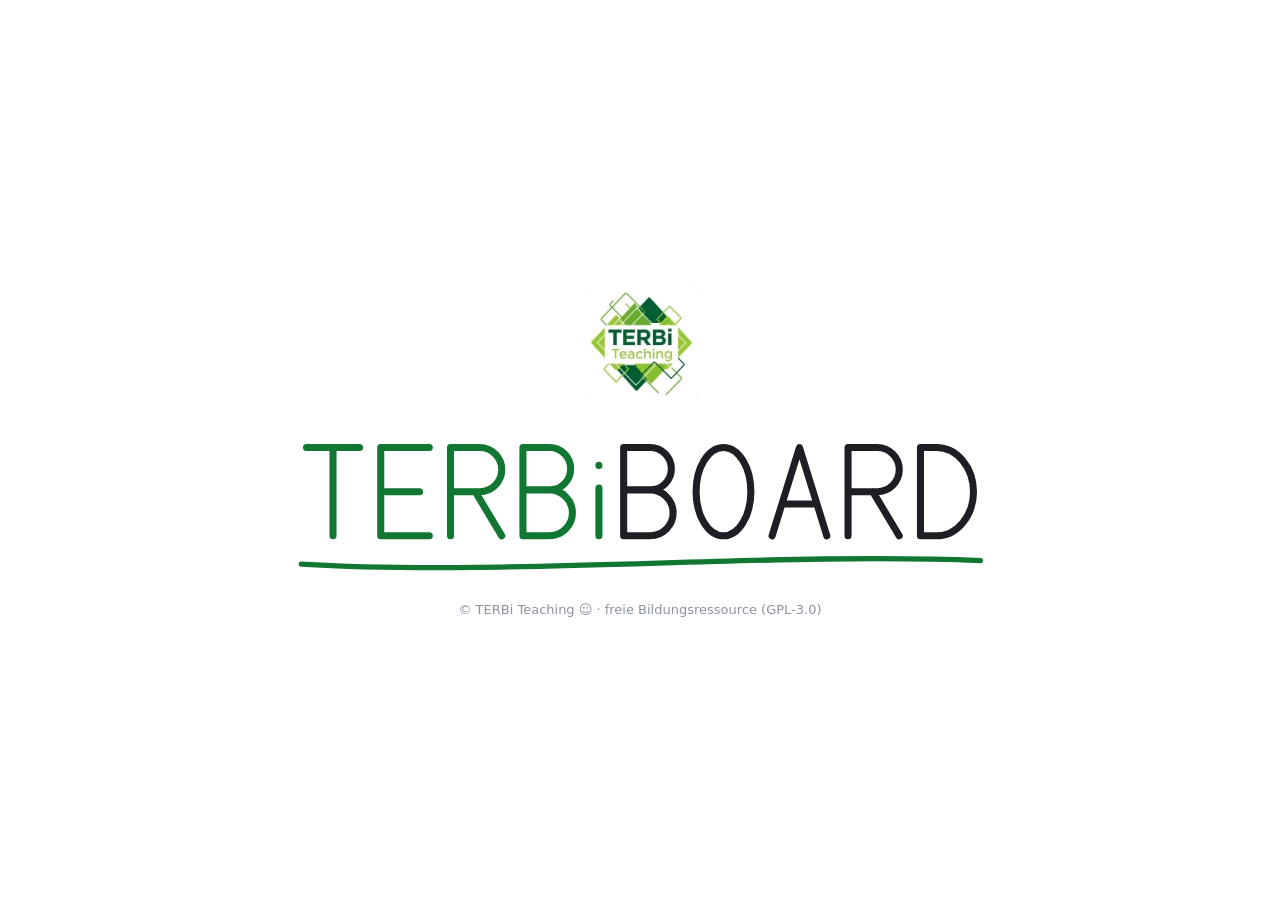
<file: index.html>
<!DOCTYPE html>
<!-- TERBiBOARD · Copyright (C) 2026 DocTERBi (TERBi Teaching) · SPDX-License-Identifier: GPL-3.0-only · siehe LICENSE -->
<html lang="de">
<head>
<meta charset="UTF-8">
<meta name="viewport" content="width=device-width,initial-scale=1,user-scalable=no">
<title>TERBiBOARD</title>
<link rel="icon" href="icon-192.png">
<link rel="apple-touch-icon" href="icon-192.png">
<link rel="manifest" href="manifest.webmanifest">
<meta name="theme-color" content="#186238">
<meta name="mobile-web-app-capable" content="yes">
<meta name="apple-mobile-web-app-capable" content="yes">
<link rel="stylesheet" href="style.css">
</head>
<body>
<div id="splash" role="presentation">
  <div class="splash-in"><img class="splash-logo" src="logo.png" alt=""><svg viewBox="-30 -30 815 190" aria-hidden="true"><path class="sl a" pathLength="1" style="--i:0" transform="translate(0 0)" d="M0 0H60M30 0V100"/><path class="sl a" pathLength="1" style="--i:1" transform="translate(84 0)" d="M55 0H0V100H55M0 50H44"/><path class="sl a" pathLength="1" style="--i:2" transform="translate(163 0)" d="M0 100V0H33A25 25 0 0 1 33 50H0M28 50L58 100"/><path class="sl a" pathLength="1" style="--i:3" transform="translate(245 0)" d="M0 100V0H30A24 24 0 0 1 30 48H0M30 48A26 26 0 0 1 30 100H0"/><path class="sl a" pathLength="1" style="--i:4" transform="translate(327 0)" d="M4 46V100M4 20v0.5"/><path class="sl b" pathLength="1" style="--i:5" transform="translate(359 0)" d="M0 100V0H30A24 24 0 0 1 30 48H0M30 48A26 26 0 0 1 30 100H0"/><path class="sl b" pathLength="1" style="--i:6" transform="translate(441 0)" d="M31 0A31 50 0 0 0 31 100A31 50 0 0 0 31 0"/><path class="sl b" pathLength="1" style="--i:7" transform="translate(527 0)" d="M0 100L31 0L62 100M12 64H50"/><path class="sl b" pathLength="1" style="--i:8" transform="translate(613 0)" d="M0 100V0H33A25 25 0 0 1 33 50H0M28 50L58 100"/><path class="sl b" pathLength="1" style="--i:9" transform="translate(695 0)" d="M0 100V0H18A42 50 0 0 1 18 100H0"/><path class="sl u" pathLength="1" d="M-6 132C226 146 528 118 763 128"/></svg><div class="splash-sub">© TERBi Teaching ☺ · freie Bildungsressource (GPL-3.0)</div></div>
</div>
<script>
/* Startanimation: Klick/Taste überspringt; im zweiten Fenster nicht zeigen */
(function () {
  var s = document.getElementById('splash');
  if (!s) return;
  if (location.hash === '#mirror') { s.remove(); return; }
  var done = false;
  function end(e) {
    if (done) return; done = true;
    if (e && e.type === 'keydown') { e.preventDefault(); e.stopPropagation(); }
    s.classList.add('out');
    setTimeout(function () { s.remove(); }, 380);
    window.removeEventListener('keydown', end, true);
  }
  window.addEventListener('keydown', end, true);
  s.addEventListener('pointerdown', end);
  setTimeout(end, 6000);   // höchstens 6 s, Klick/Taste beendet früher
})();
</script>
<nav id="panel" aria-label="Werkzeuge">
  <div class="head">
    <div class="brand"><img class="logo" src="logo.png" alt="TERBi Teaching"><span class="wordmark"><b>TERBi</b>BOARD</span></div>
    <div class="headbtns" id="headBtns"><button id="collapse" class="hbtn" title="Panel ein-/ausklappen">‹</button></div>
  </div>
  <div class="scroll">
    <div class="sec"><div class="title">Werkzeug</div><div id="tools" class="tools"></div></div>
    <div class="sec">
      <div class="title">Farbe &amp; Stärke</div>
      <div id="colors" class="colors"></div>
      <div id="widths" class="widths"></div>
      <div id="wline" class="wline"></div>
      <div id="fontRow" class="fontrow"></div>
    </div>
    <div id="quick" class="quick"></div>
    <div id="groups"></div>
  </div>
</nav>

<div id="container">
  <svg id="board" xmlns="http://www.w3.org/2000/svg"></svg>
</div>

<div id="dlgHelp" class="dlg">
  <div class="dlg-head">TERBiBOARD – Hilfe <button class="x">×</button></div>
  <div class="dlg-body">
    <p class="manual-link"><a id="manualLink" href="handbuch.html" target="_blank" rel="noopener">📖 Ausführliches Handbuch öffnen</a> – alle Funktionen Schritt für Schritt erklärt.</p>
    <dl class="keys">
      <dt>S / A</dt><dd>Stift / Auswahl wählen</dd>
      <dt>Leertaste</dt><dd>Zwischen Stift und Auswahl wechseln</dd>
      <dt>T</dt><dd>Text-Werkzeug: Klick setzt ein Textfeld (Formeln mit <code>$…$</code> bzw. <code>$$…$$</code>)</dd>
      <dt>Strg+V</dt><dd>Aus der Zwischenablage einfügen: Bild → Bild, SVG-Code → Bild, Text → neues Textfeld</dd>
      <dt>Strg+Shift+V</dt><dd>HTML aus der Zwischenablage als HTML-Seite einfügen (wie Shift+I): kopierte Webseiten-Inhalte oder HTML-Quelltext, z. B. aus einem KI-Chat (```html-Zeilen erlaubt). Auch Panel „Einfügen → HTML aus Zwischenablage“.</dd>
      <dt>Shift+C</dt><dd>Als Bild kopieren (Panel „Datei → Als Bild kopieren“): die Auswahl, sonst den ganzen Inhalt, als Bild in die Zwischenablage – mit Strg+V z. B. in Word oder PowerPoint einfügen. Geht die Zwischenablage nicht, wird ein JPG heruntergeladen.</dd>
      <dt>Doppelklick</dt><dd>Textfeld bearbeiten (in Auswahl- oder Text-Werkzeug)</dd>
      <dt>Strg+Enter / Esc</dt><dd>Textbearbeitung beenden</dd>
      <dt>Z / Strg+Z</dt><dd>Rückgängig &nbsp;·&nbsp; <b>Y / Strg+Y</b>: Wiederholen</dd>
      <dt>Strg+S / O</dt><dd>SVG speichern / öffnen (Strg+Shift+S: Speichern unter)</dd>
      <dt>C / X / V</dt><dd>Auswahl kopieren, ausschneiden, einfügen</dd>
      <dt>⌫ / Entf</dt><dd>Letztes Element bzw. Auswahl entfernen</dd>
      <dt>E</dt><dd>Fläche nach unten verlängern (Strg+E: auf Inhalt kürzen)</dd>
      <dt>P</dt><dd>Bild einfügen (Strg+P: Drucken / PDF)</dd>
      <dt>Shift+P</dt><dd>SVG-Code als Bild einfügen (Panel „Einfügen → SVG-Code als Bild“): Code hineinkopieren, auch mit ```svg-Zeilen aus einem KI-Chat. Reiner SVG-Code in der Zwischenablage wird auch mit Strg+V zum Bild.</dd>
      <dt>Bildgröße</dt><dd>Bei großen Bildern fragt TERBiBOARD beim Einfügen nach der Größe (Original / Groß / Mittel / Klein) und zeigt die Dateigröße dazu. Panel „Einfügen → Bildgröße“ legt eine feste Stufe fest oder schaltet die Abfrage wieder ein. Fotos werden als JPEG, Bilder mit Transparenz als PNG gespeichert.</dd>
      <dt>Bilder verkleinern</dt><dd>Panel „Einfügen → Bilder verkleinern“: rechnet alle Bilder und PDF-Seiten auf ihre angezeigte Größe herunter (doppelte Auflösung für scharfen Druck), auch in älteren Boards; mit Z rückgängig. Mehrfach eingefügte Bilder stehen in der Datei nur einmal.</dd>
      <dt>H</dt><dd>Gerade bzw. waagerecht/senkrecht annähern</dd>
      <dt>K</dt><dd>Kreisbogen annähern</dd>
      <dt>R / L</dt><dd>90° im / gegen den Uhrzeigersinn drehen</dd>
      <dt>F</dt><dd>Zweites Fenster öffnen (z. B. für den Beamer)</dd>
      <dt>1–9, 0</dt><dd>Farbe wählen (1 = Schwarz, 0 = Weiß); wirkt auch auf die Auswahl</dd>
      <dt>Textmarker</dt><dd>Dritte Stärke-Stufe (breiter, schräger Balken): halbtransparent, darunterliegende Schrift bleibt lesbar</dd>
      <dt>+ / −</dt><dd>Strichstärke bzw. Schriftgröße der Auswahl ändern</dd>
      <dt>G</dt><dd>Schreibgitter: aus → Linien → Karos (wird nicht gedruckt/gespeichert)</dd>
      <dt>I</dt><dd>PDF-Seiten importieren (Seiten auswählen, je Seite linke Hälfte)</dd>
      <dt>Shift+I</dt><dd>HTML-Seite einfügen (Panel „Einfügen → HTML-Seite“ oder .html-Datei hineinziehen): bleibt echtes HTML mit scharfem Text, belegt die linke Hälfte, je Druckseite ein Abschnitt. Bilder der Seite im Dateifenster mit auswählen. Skripte werden entfernt; Links sind auf der Tafel nicht anklickbar.</dd>
      <dt>Format</dt><dd>Panel „Seite → Format“: Druck im Hoch- oder Querformat. Gestrichelte Linien zeigen die echten Seitenumbrüche; Umbrüche weichen Bildern, Texten und Strichen nach oben aus.</dd>
      <dt>N</dt><dd>Für Druck anordnen: Blöcke, die ein Umbruch schneiden würde, rutschen auf die nächste Seite; leicht zu hohe Blöcke (bis 150 %) werden eingepasst. Passiert beim Formatwechsel automatisch.</dd>
      <dt>U</dt><dd>Fester Umbruch: Klick setzt eine rote Umbruchlinie, Klick auf eine vorhandene entfernt sie</dd>
      <dt>D</dt><dd>Linienradierer: löscht nur Striche, nie Texte, Bilder oder PDF-Seiten (Stift-Radiertaste wirkt immer so)</dd>
      <dt>Shift+D</dt><dd>Objektradierer: löscht nur Textfelder, Bilder und PDF-Seiten, nie Striche</dd>
      <dt>2. Fenster</dt><dd>Taste F oder Panel „Extras → Zweites Fenster“ öffnet TERBiBOARD noch einmal (z. B. für den Beamer). Beide Fenster sind live gekoppelt und bearbeitbar. „Scrollen koppeln“ (beim Öffnen automatisch an) lässt beide Fenster immer dieselbe Stelle oben links zeigen – egal in welchem gescrollt wird. Rückgängig gilt für den gemeinsamen Stand.</dd>
      <dt>Fremde SVG</dt><dd>Öffnen (O) oder Hineinziehen wandelt Linien, Pfade und Formen in bearbeitbare Striche um, &lt;text&gt; in Textfelder (mit $…$-Formeln). Auf leerem Board wird sie zum Tafelbild in voller Breite. Als unveränderliches Bild: „Bild einfügen“ (P).</dd>
      <dt>M</dt><dd>Textrahmen an/aus (Knopf ▢ neben der Schriftgröße): Rahmen in der Schriftfarbe, Hintergrund blass in derselben Farbe. Wirkt auf das Textfeld, das gerade bearbeitet wird, sonst auf die ausgewählten Textfelder (auch in älteren Tafelbildern), sonst als Einstellung für neue Textfelder.</dd>
      <dt>Zoom</dt><dd>Zeile „Zoom“ im Panel (− / + / ↔), Strg+Mausrad, Strg+Plus / Strg+Minus, Strg+0 = 100 %; auf dem Tablet mit zwei Fingern. Nur die Anzeige wird größer oder kleiner – Datei und Druck bleiben unverändert. 100 % füllt die Fensterbreite. Neue Boards haben immer dieselbe Breite (1460), ältere behalten ihre.</dd>
      <dt>Text ziehen</dt><dd>Im Text-Werkzeug ein Feld aufziehen: feste Breite, der Text bricht automatisch um. Bei ausgewähltem Textfeld ändern die runden Seitengriffe die Breite.</dd>
      <dt>J</dt><dd>JavaScript-Rechner</dd>
      <dt>W</dt><dd>Zufallszahl ziehen (Bereich 0–40, wahlweise ohne Wiederholung), Panel „Extras → Zufallszahl“</dd>
      <dt>Shift+G</dt><dd>Gruppen bilden: Zahlen 1 bis Kinderzahl zufällig auf Gruppen fester Größe verteilen, übrige Zahlen kommen in die Restgruppe</dd>
      <dt>Shift+T</dt><dd>Countdown-Timer: läuft weiter, wenn der Dialog zu ist (kleine Anzeige oben rechts, Klick öffnet ihn wieder); am Ende Blinken und Gong (abschaltbar)</dd>
      <dt>SVG-Code</dt><dd>Panel „Datei → SVG-Code“: zeigt den Code des Tafelbilds zum Ansehen und Kopieren (klein oder vollständig bearbeitbar)</dd>
      <dt>B</dt><dd>Backups anzeigen (Strg+B: Backup jetzt)</dd>
      <dt>Esc / Q</dt><dd>Schließen / Beenden</dd>
      <dt>F1</dt><dd>Diese Hilfe</dd>
    </dl>
    <p class="small">H, K, R und L sowie „Glätten“ (Menü „Auswahl bearbeiten“) wirken auf den letzten Strich oder die Auswahl und lassen sich mehrfach anwenden.
    Bild↑/↓, Pos1/Ende und Pfeiltasten scrollen, bei Auswahl verschieben die Pfeiltasten. Eckgriffe skalieren proportional, runde Seitengriffe frei.
    Mit dem Finger wird gescrollt, außer „Finger zeichnet“ ist aktiv.</p>
    <div class="imprint">
      <img src="logo.png" alt="TERBi Teaching" class="imp-logo">
      <div>
        <b>TERBiBOARD</b> · © 2026 DocTERBi (TERBi Teaching)<br>
        Freie Bildungsressource unter der <b>GNU General Public License v3.0</b> (GPL-3.0):
        Jede und jeder darf das Board nutzen, kopieren, verändern und weitergeben – auch im Unterricht und an Schulen –,
        sofern die Herkunft genannt wird und veränderte Fassungen ebenfalls unter der GPL-3.0 mit Quelltext weitergegeben werden.
        Ohne Gewährleistung. Lizenztext: Datei <code>LICENSE</code> im Programmordner.<br>
        Name und Logo „TERBi Teaching“ sind von der Lizenz ausgenommen.<br>
        Eigenständige Neuentwicklung nach dem Vorbild von Weitzboard – herzlichen Dank an Prof. Dr. Edmund Weitz für die Inspiration.
        Enthält KaTeX (MIT-Lizenz) und PDF.js (Apache-2.0), siehe <code>THIRD-PARTY-LICENSES.txt</code>.
      </div>
    </div>
  </div>
</div>

<div id="dlgCalc" class="dlg">
  <div class="dlg-head">JavaScript-Rechner <button class="x">×</button></div>
  <div class="dlg-body">
    <textarea id="calcIn" rows="8" spellcheck="false">a = 3*sin(PI/2), a*14</textarea>
    <div id="calcOut" class="calc-out">–</div>
    <div class="row"><button id="calcRun">Berechnen (Strg+Enter)</button><button id="calcInsert">Ergebnis als Text einfügen</button></div>
    <p class="small">Alle Funktionen aus <code>Math</code> direkt nutzbar (sin, PI, sqrt …).</p>
  </div>
</div>

<div id="dlgRand" class="dlg">
  <div class="dlg-head">Zufallszahl <button class="x">×</button></div>
  <div class="dlg-body tool">
    <div class="row tool-row">
      <label>von <input id="randFrom" type="number" min="0" max="40" value="1"></label>
      <label>bis <input id="randTo" type="number" min="0" max="40" value="25"></label>
      <label class="chk"><input id="randNoRep" type="checkbox"> ohne Wiederholung</label>
    </div>
    <div id="randOut" class="big-out">–</div>
    <div class="row"><button id="randGo" class="primary">Ziehen (Enter)</button><button id="randReset">Zurücksetzen</button><button id="randInsert">Als Text einfügen</button></div>
    <p id="randInfo" class="small"></p>
  </div>
</div>

<div id="dlgGroups" class="dlg">
  <div class="dlg-head">Gruppen bilden <button class="x">×</button></div>
  <div class="dlg-body tool">
    <div class="row tool-row">
      <label>Kinder <input id="grpKids" type="number" min="1" max="40" value="23"></label>
      <label>Gruppen <input id="grpCount" type="number" min="1" max="40" value="4"></label>
      <label>à <input id="grpSize" type="number" min="1" max="40" value="5"></label>
    </div>
    <p id="grpInfo" class="small"></p>
    <div class="row"><button id="grpGo" class="primary">Gruppen bilden / neu mischen</button><button id="grpInsert">Als Text einfügen</button></div>
    <div id="grpOut" class="tgrp-out"></div>
  </div>
</div>

<div id="dlgTimer" class="dlg">
  <div class="dlg-head">Countdown-Timer <button class="x">×</button></div>
  <div class="dlg-body tool">
    <div id="tmrOut" class="big-out">05:00</div>
    <div class="row tool-row">
      <label><input id="tmrMin" type="number" min="0" max="99" value="5"> Min.</label>
      <label><input id="tmrSec" type="number" min="0" max="59" value="0"> Sek.</label>
      <span id="tmrPresets" class="row"><button data-min="1">1 Min.</button><button data-min="3">3 Min.</button><button data-min="5">5 Min.</button><button data-min="10">10 Min.</button></span>
    </div>
    <div class="row"><button id="tmrStart" class="primary">Start</button><button id="tmrReset">Zurücksetzen</button>
      <label class="chk"><input id="tmrSound" type="checkbox" checked> Ton am Ende</label></div>
    <p class="small">Der Timer läuft weiter, wenn dieses Fenster geschlossen wird – oben rechts bleibt eine kleine Anzeige stehen (Klick öffnet es wieder).</p>
  </div>
</div>
<div id="timerMini" title="Timer öffnen">⏱ <span>05:00</span></div>

<div id="dlgSvg" class="dlg wide">
  <div class="dlg-head">SVG-Code des Tafelbilds <button class="x">×</button></div>
  <div class="dlg-body">
    <div class="row svg-bar">
      <span id="svgCodeMode" class="seg"><button data-full="0">Klein</button><button data-full="1">Vollständig (bearbeitbar)</button></span>
      <span class="spacer"></span>
      <button id="svgCodeCopy" class="primary">Kopieren</button>
    </div>
    <textarea id="svgCodeOut" readonly spellcheck="false" wrap="off"></textarea>
    <p id="svgCodeInfo" class="small"></p>
    <p class="small">„Klein“ entspricht <i>Export klein</i> (zum Weitergeben, z. B. in Dokumente oder an eine KI). „Vollständig“ entspricht der gespeicherten Datei und lässt sich in TERBiBOARD wieder öffnen und bearbeiten. Das Schreibgitter ist nie enthalten.</p>
  </div>
</div>

<div id="dlgBackup" class="dlg">
  <div class="dlg-head">Aus Backup laden <button class="x">×</button></div>
  <div class="dlg-body"><div id="backupList" class="backups"></div>
  <p class="small">Backups werden automatisch alle 2 Minuten im Browser angelegt (die letzten 12).</p></div>
</div>

<div id="dlgPdf" class="dlg wide">
  <div class="dlg-head"><span id="pdfTitle">PDF-Seiten importieren</span> <button class="x">×</button></div>
  <div class="dlg-body">
    <div class="row pdf-bar">
      <button id="pdfAll">Alle</button><button id="pdfNone">Keine</button>
      <input id="pdfRange" placeholder="z. B. 1-3, 5" size="12" title="Seitenbereich eingeben und Enter drücken">
      <span id="pdfCount" class="small"></span>
      <span class="spacer"></span>
      <span class="small">Qualität:</span>
      <span id="pdfQ" class="seg" title="Auflösung der importierten Seiten – kleiner heißt kleinere Datei"><button data-q="high">Hoch</button><button data-q="medium">Mittel</button><button data-q="small">Klein</button></span>
      <button id="pdfGo" class="primary">Importieren</button>
    </div>
    <div id="pdfThumbs" class="thumbs"></div>
    <p class="small">Jede gewählte Seite wird unten angehängt und belegt die linke Hälfte der Breite; die Fläche wird dafür verlängert.
    Qualität: „Mittel“ reicht für Beamer und Druck meist aus, „Hoch“ nur bei sehr kleiner Schrift, „Klein“ für möglichst kleine Dateien.</p>
  </div>
</div>

<div id="dlgSvgIn" class="dlg wide">
  <div class="dlg-head">SVG-Code als Bild einfügen <button class="x">×</button></div>
  <div class="dlg-body">
    <p class="small">SVG-Code hier hineinkopieren – auch direkt aus einem KI-Chat mit den <code>```svg</code>-Zeilen. Er wird als Bild eingefügt (verschieben und skalieren ja, einzelne Striche bearbeiten nein). Für bearbeitbare Striche die SVG stattdessen als Datei öffnen (O).</p>
    <textarea id="svgCodeIn" spellcheck="false" wrap="off" placeholder="<svg xmlns=&quot;http://www.w3.org/2000/svg&quot; viewBox=&quot;…&quot;> … </svg>"></textarea>
    <p id="svgInErr" class="small err"></p>
    <div class="row img-bar"><span class="spacer"></span><button id="svgInCancel">Abbrechen</button><button id="svgInGo" class="primary" title="Strg+Enter">Einfügen</button></div>
  </div>
</div>

<div id="dlgImg" class="dlg">
  <div class="dlg-head">Bild einfügen – Größe wählen <button class="x">×</button></div>
  <div class="dlg-body">
    <p id="imgInfo" class="small"></p>
    <div id="imgOpts" class="imgopts"></div>
    <label class="small chk"><input type="checkbox" id="imgRemember"> Auswahl merken und nicht mehr fragen (änderbar unter „Einfügen → Bildgröße“)</label>
    <div class="row img-bar"><span class="spacer"></span><button id="imgCancel">Abbrechen</button><button id="imgGo" class="primary">Einfügen</button></div>
    <p class="small">Für Beamer und Druck reicht meist „Mittel“. Die Anzeigegröße auf der Tafel ist bei allen Stufen gleich – nur die Datei wird kleiner.</p>
  </div>
</div>

<div id="toast"></div>
<div id="printArea"></div>
<input type="file" id="imgInput" accept="image/png,image/jpeg,image/gif,image/webp,image/svg+xml,.svg" hidden>
<input type="file" id="pdfInput" accept="application/pdf,.pdf" hidden>
<input type="file" id="htmlInput" accept=".html,.htm,text/html,image/*" multiple hidden>
<input type="file" id="svgInput" accept=".svg,image/svg+xml" hidden>

<script src="katex.min.js"></script>
<script src="app.js"></script>
</body>
</html>
</file>
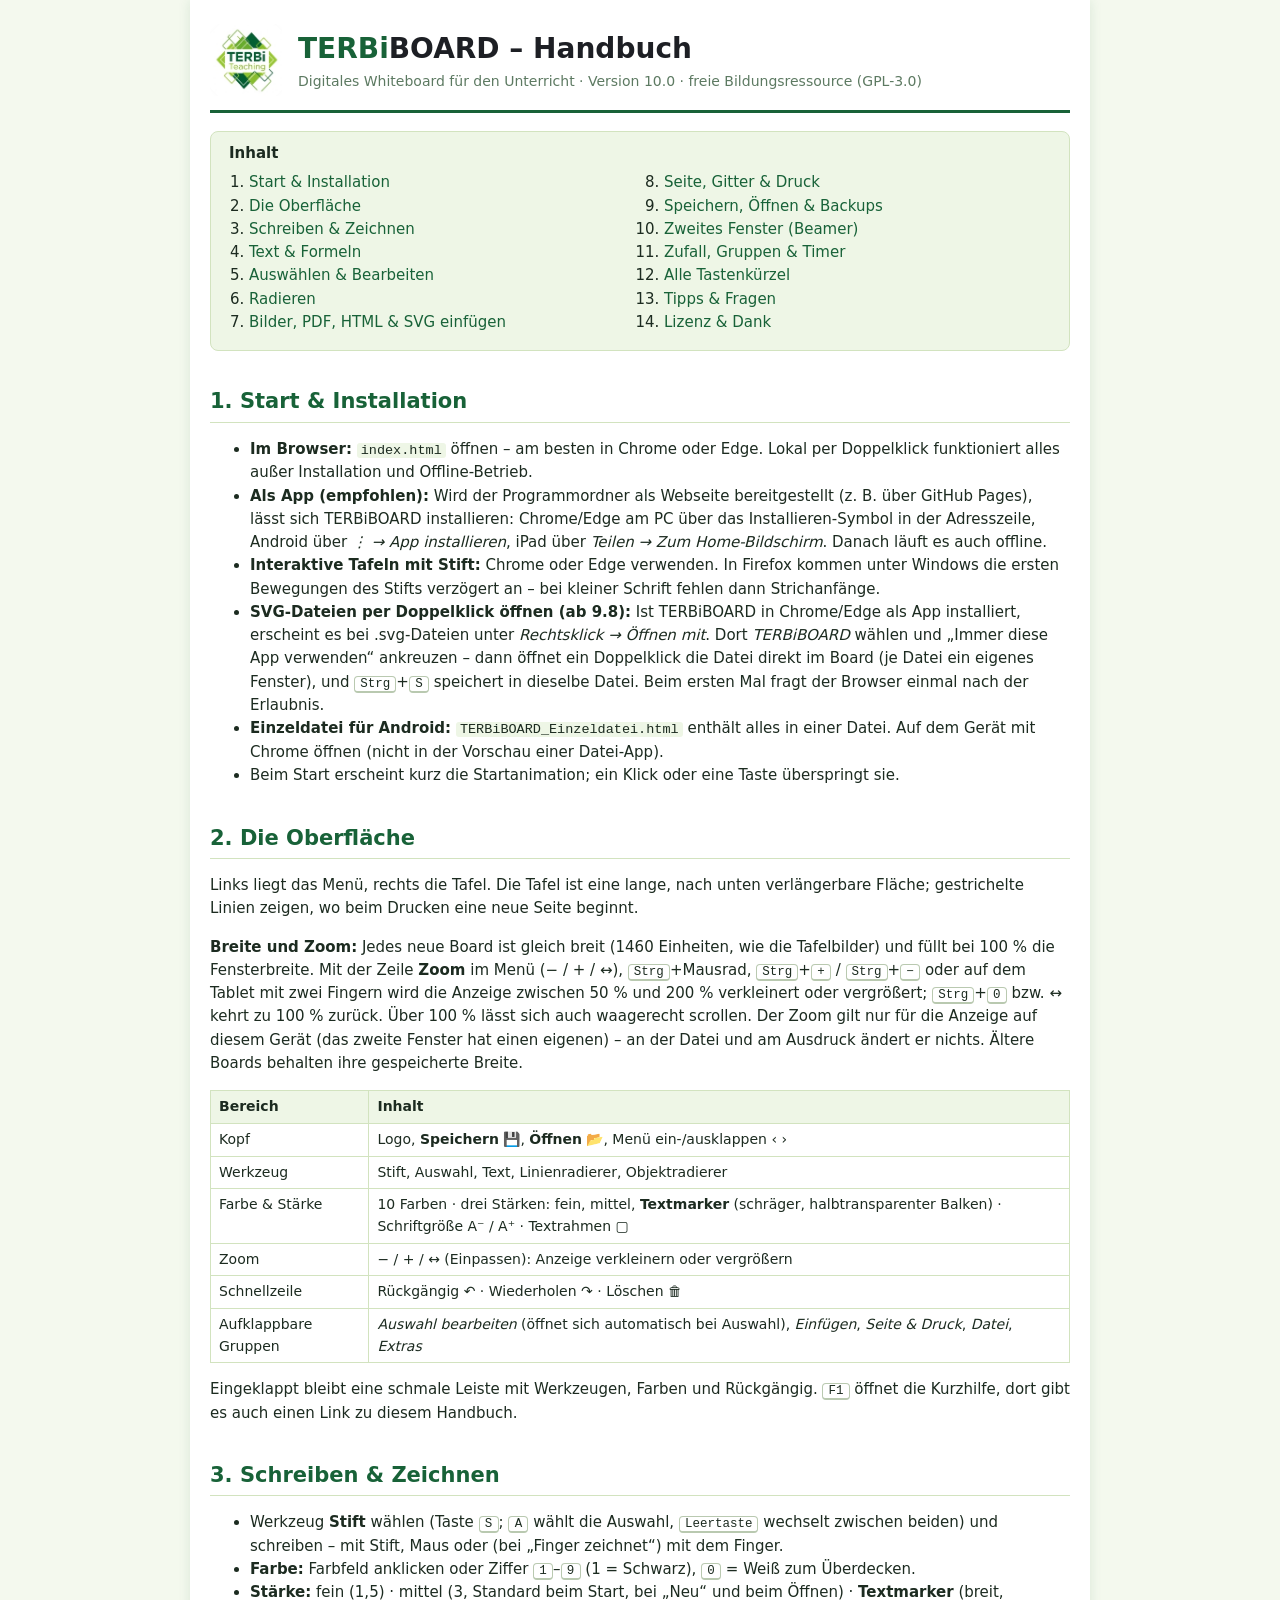
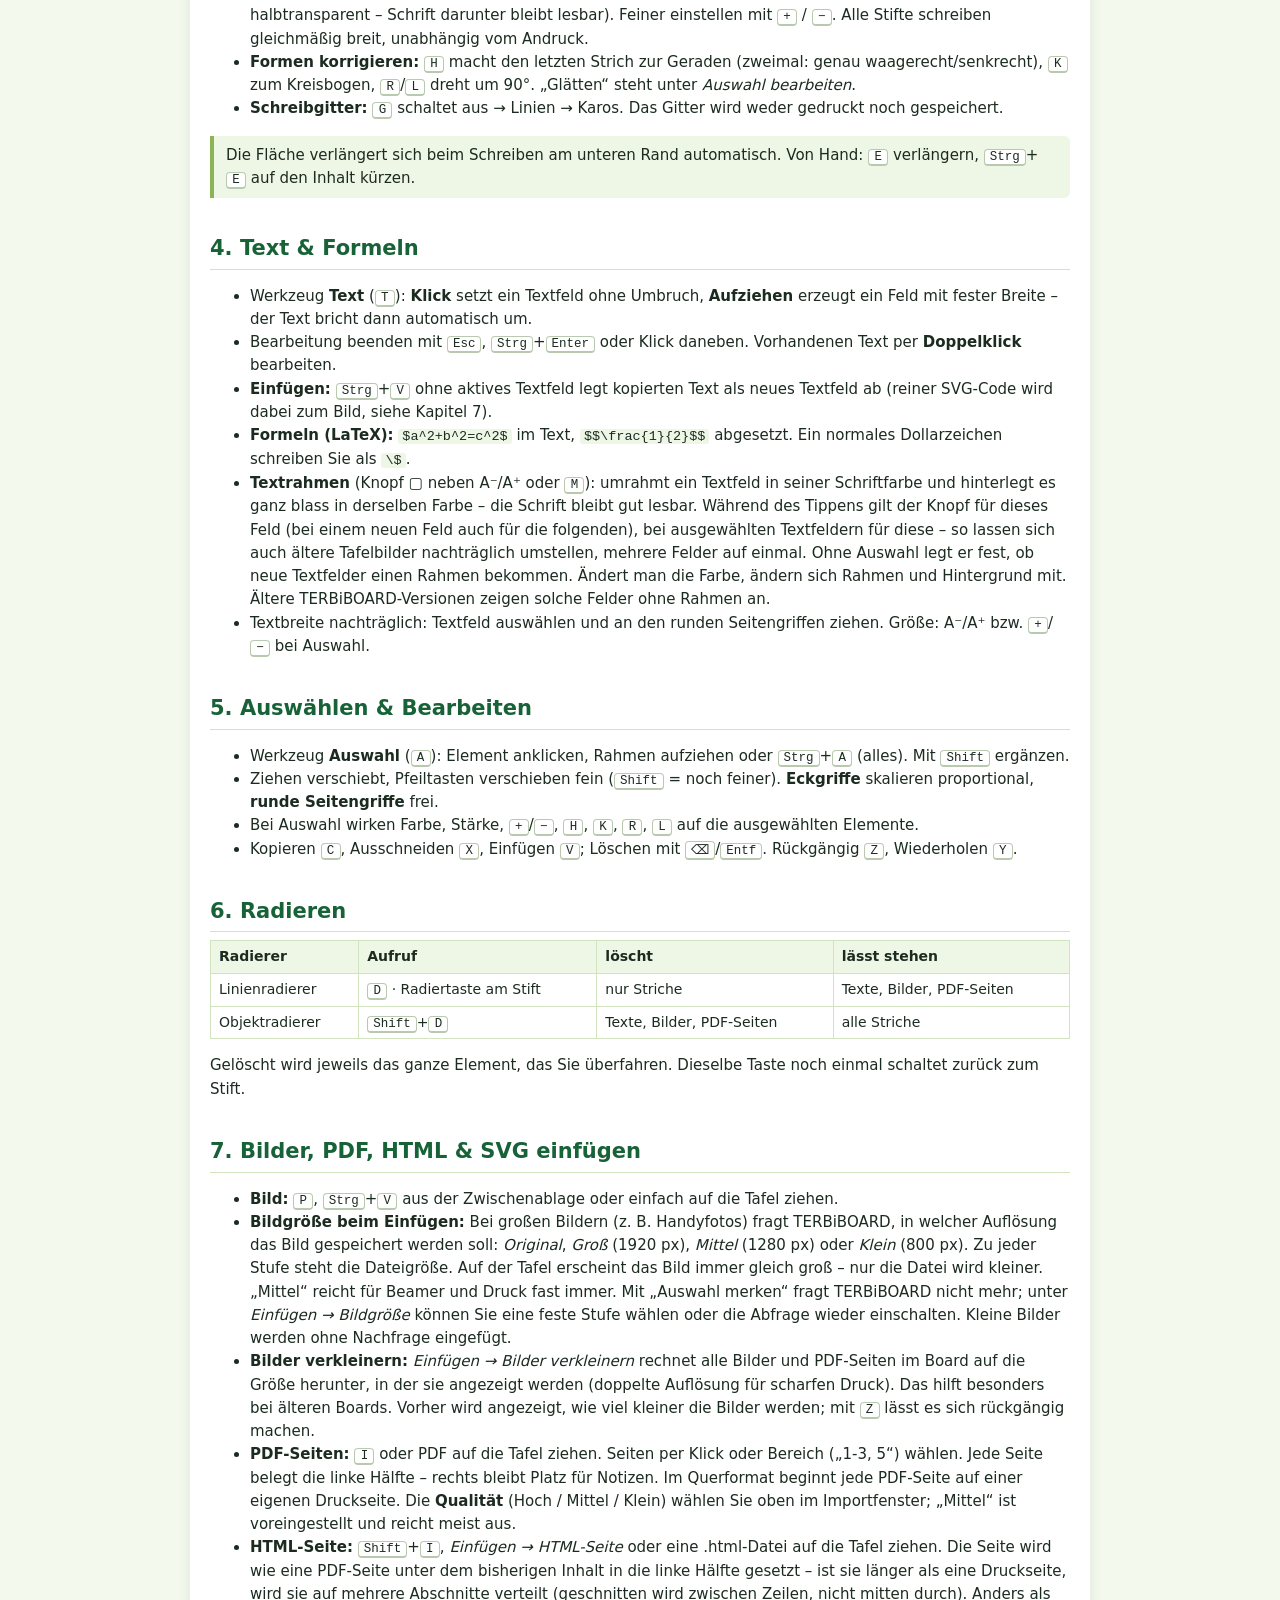
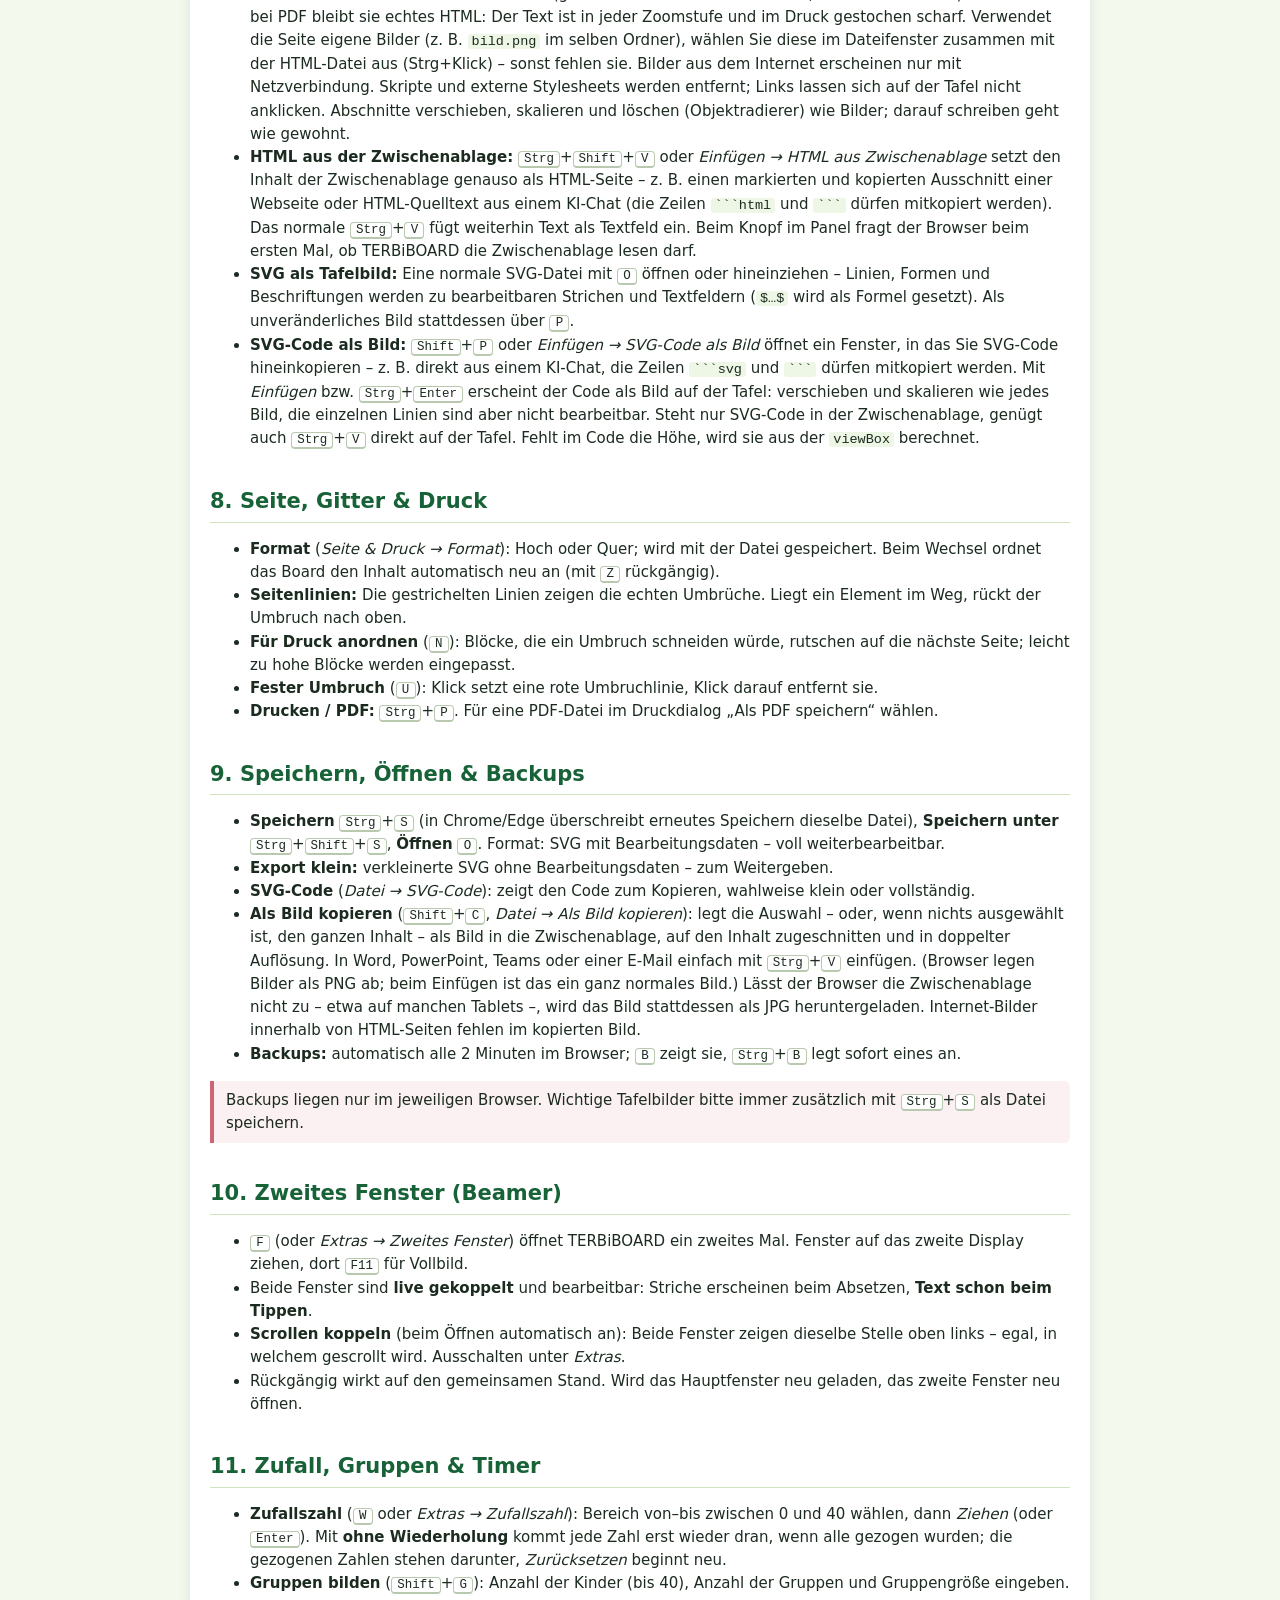
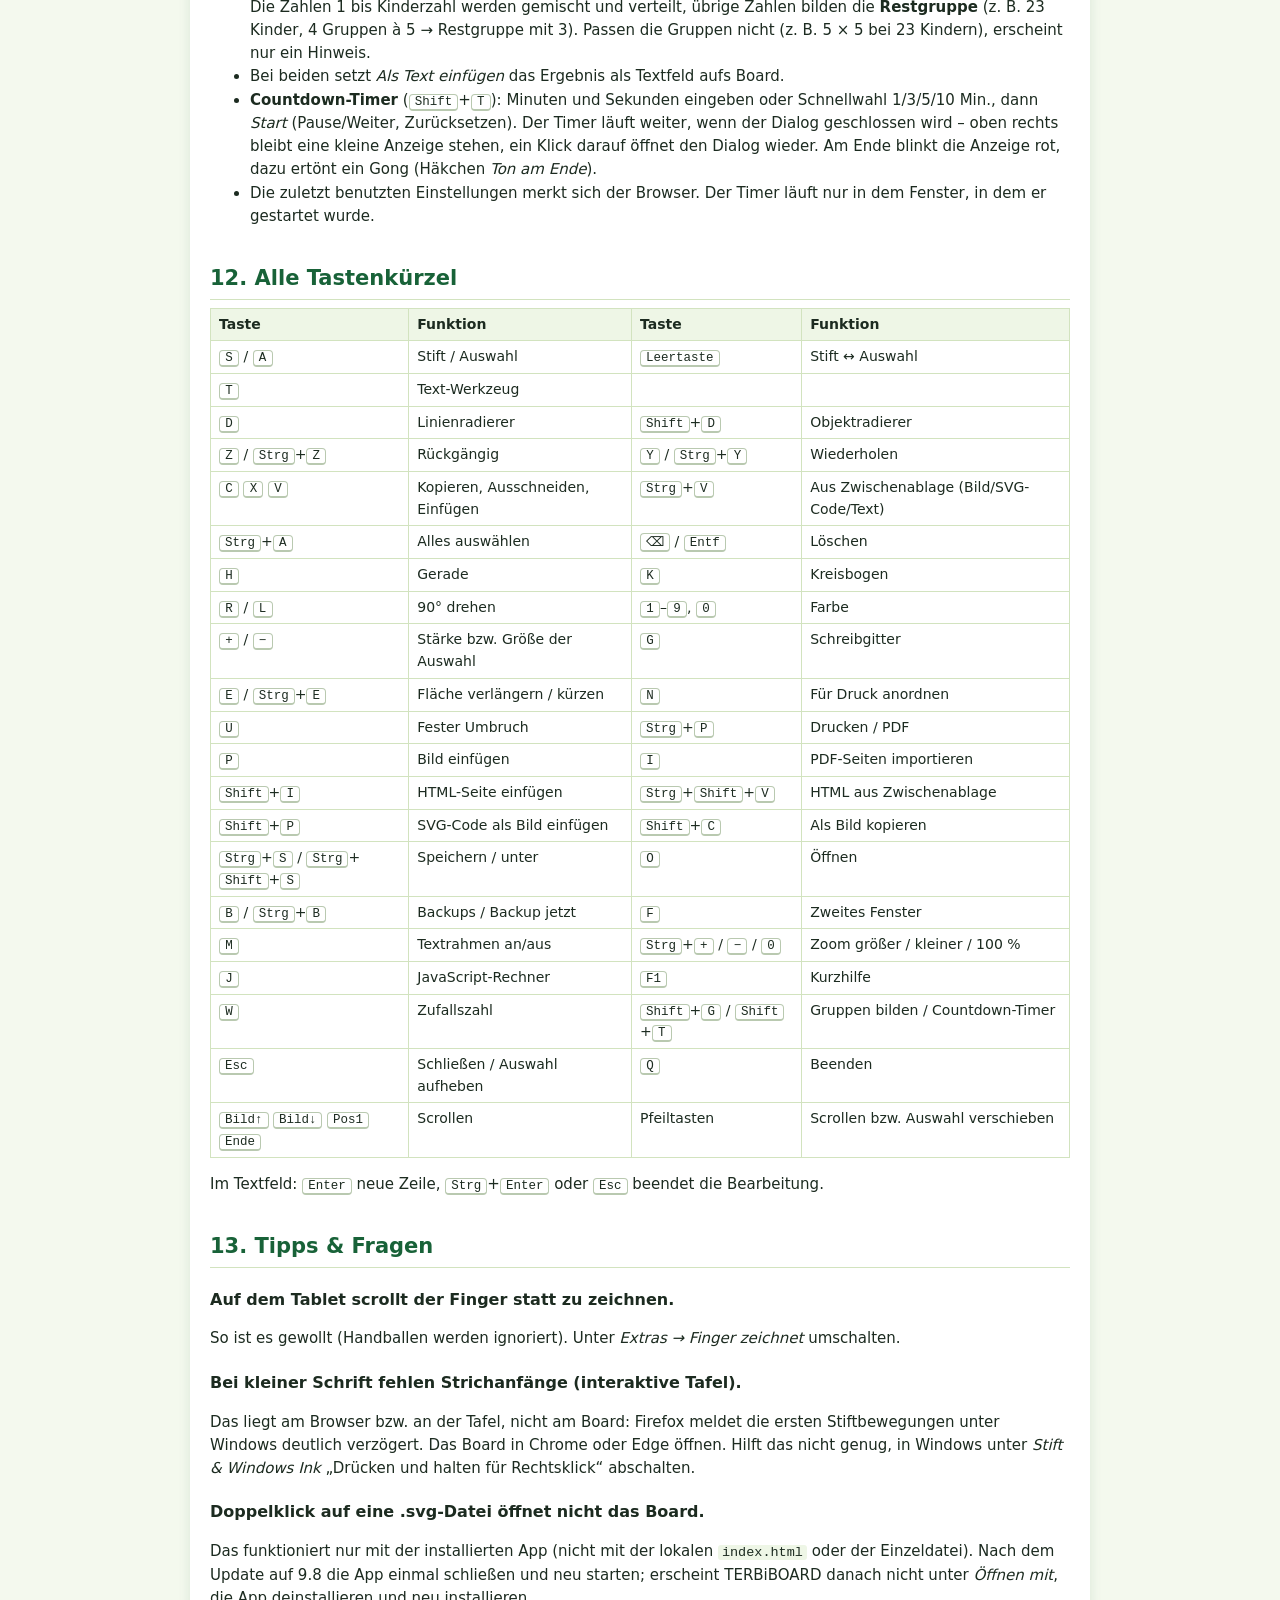
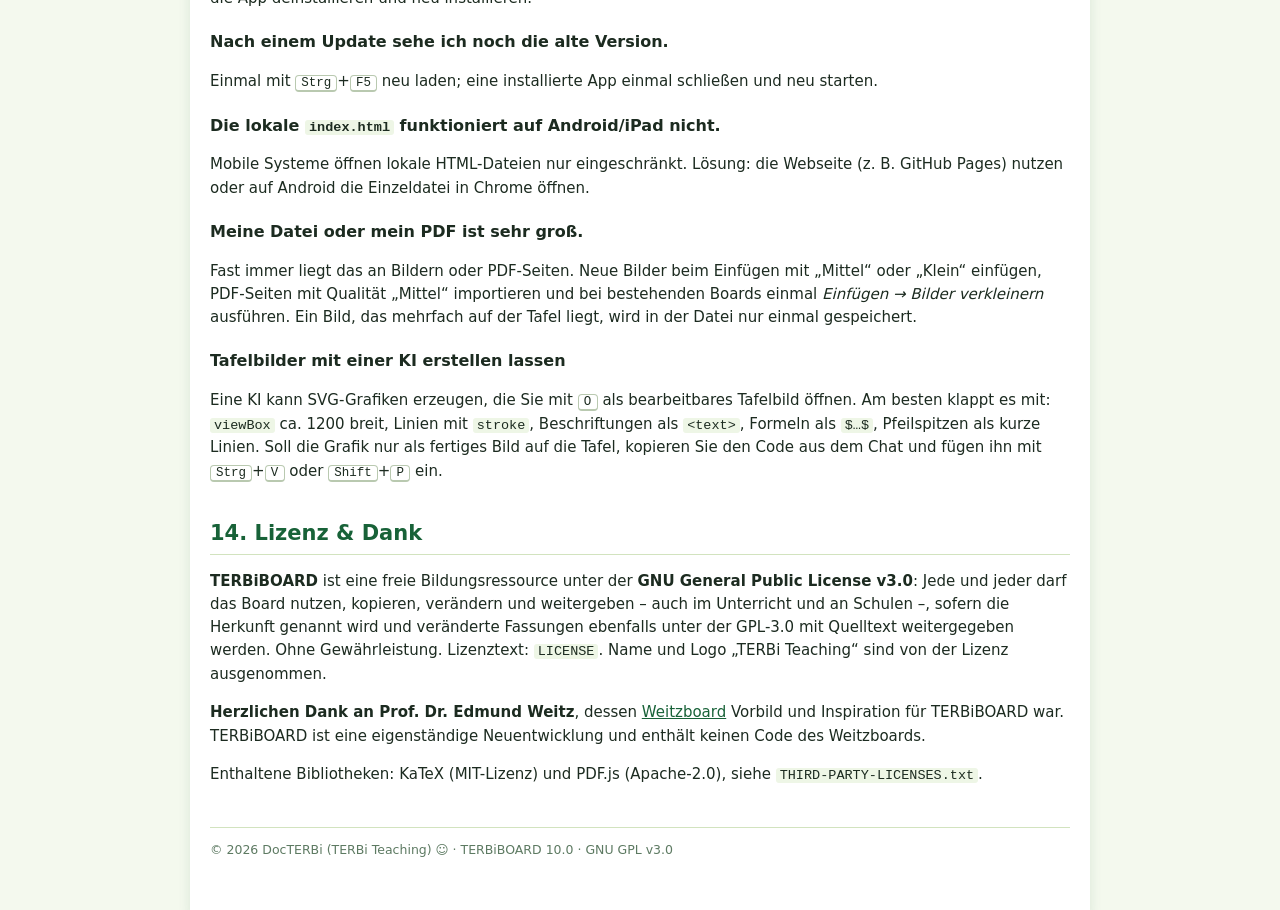
<file: handbuch.html>
<!DOCTYPE html>
<!-- TERBiBOARD · Handbuch · Copyright (C) 2026 DocTERBi (TERBi Teaching) · SPDX-License-Identifier: GPL-3.0-only · siehe LICENSE -->
<html lang="de">
<head>
<meta charset="UTF-8">
<meta name="viewport" content="width=device-width,initial-scale=1">
<title>TERBiBOARD – Handbuch</title>
<link rel="icon" href="icon-192.png">
<style>
:root{--acc:#186238;--acc2:#89b555;--soft:#eef6e6;--line:#d2e3bf;--fg:#1c2b20;--muted:#5d7a62}
*{box-sizing:border-box}
body{margin:0;background:#f4f9ee;color:var(--fg);font:15px/1.55 system-ui,"Segoe UI",Arial,sans-serif}
.wrap{max-width:900px;margin:0 auto;padding:24px 20px 60px;background:#fff;min-height:100vh;box-shadow:0 0 12px rgba(24,98,56,.12)}
header{display:flex;align-items:center;gap:16px;border-bottom:3px solid var(--acc);padding-bottom:14px;margin-bottom:18px}
header img{width:72px;height:72px}
h1{margin:0;font-size:28px;color:#1d1f24}h1 b{color:var(--acc)}
.sub{color:var(--muted);font-size:14px}
h2{color:var(--acc);font-size:21px;margin:34px 0 8px;padding-bottom:4px;border-bottom:1px solid var(--line)}
h3{font-size:16px;margin:20px 0 6px}
nav.toc{background:var(--soft);border:1px solid var(--line);border-radius:8px;padding:10px 18px;margin:14px 0}
nav.toc ol{margin:6px 0;padding-left:20px;columns:2;column-gap:28px}
nav.toc a{color:var(--acc);text-decoration:none}nav.toc a:hover{text-decoration:underline}
table{border-collapse:collapse;width:100%;margin:8px 0 14px;font-size:14px}
th,td{border:1px solid var(--line);padding:5px 8px;text-align:left;vertical-align:top}
th{background:var(--soft)}
kbd{display:inline-block;min-width:1.6em;padding:0 5px;border:1px solid #b9c9b0;border-bottom-width:2px;border-radius:4px;background:#fff;font:12.5px ui-monospace,Consolas,monospace;text-align:center}
code{background:var(--soft);padding:0 4px;border-radius:3px;font-size:13.5px}
.tip{border-left:4px solid var(--acc2);background:var(--soft);padding:8px 12px;margin:10px 0;border-radius:0 6px 6px 0}
.warn{border-left:4px solid #CC6677;background:#fbf0f2;padding:8px 12px;margin:10px 0;border-radius:0 6px 6px 0}
footer{margin-top:40px;padding-top:12px;border-top:1px solid var(--line);font-size:12.5px;color:var(--muted)}
a{color:var(--acc)}
@media print{body{background:#fff}.wrap{box-shadow:none;max-width:none;padding:0}nav.toc ol{columns:1}h2{break-after:avoid}table,.tip,.warn{break-inside:avoid}}
@media (max-width:640px){nav.toc ol{columns:1}header img{width:56px;height:56px}h1{font-size:23px}}
</style>
</head>
<body>
<div class="wrap">
<header>
  <img src="logo.png" alt="TERBi Teaching">
  <div><h1><b>TERBi</b>BOARD – Handbuch</h1>
  <div class="sub">Digitales Whiteboard für den Unterricht · Version 10.0 · freie Bildungsressource (GPL-3.0)</div></div>
</header>

<nav class="toc"><b>Inhalt</b>
<ol>
  <li><a href="#start">Start &amp; Installation</a></li>
  <li><a href="#oberflaeche">Die Oberfläche</a></li>
  <li><a href="#schreiben">Schreiben &amp; Zeichnen</a></li>
  <li><a href="#text">Text &amp; Formeln</a></li>
  <li><a href="#auswahl">Auswählen &amp; Bearbeiten</a></li>
  <li><a href="#radierer">Radieren</a></li>
  <li><a href="#einfuegen">Bilder, PDF, HTML &amp; SVG einfügen</a></li>
  <li><a href="#seite">Seite, Gitter &amp; Druck</a></li>
  <li><a href="#datei">Speichern, Öffnen &amp; Backups</a></li>
  <li><a href="#fenster">Zweites Fenster (Beamer)</a></li>
  <li><a href="#werkzeuge">Zufall, Gruppen &amp; Timer</a></li>
  <li><a href="#tasten">Alle Tastenkürzel</a></li>
  <li><a href="#tipps">Tipps &amp; Fragen</a></li>
  <li><a href="#lizenz">Lizenz &amp; Dank</a></li>
</ol></nav>

<h2 id="start">1. Start &amp; Installation</h2>
<ul>
  <li><b>Im Browser:</b> <code>index.html</code> öffnen – am besten in Chrome oder Edge. Lokal per Doppelklick funktioniert alles außer Installation und Offline-Betrieb.</li>
  <li><b>Als App (empfohlen):</b> Wird der Programmordner als Webseite bereitgestellt (z.&nbsp;B. über GitHub Pages), lässt sich TERBiBOARD installieren: Chrome/Edge am PC über das Installieren-Symbol in der Adresszeile, Android über <i>⋮ → App installieren</i>, iPad über <i>Teilen → Zum Home-Bildschirm</i>. Danach läuft es auch offline.</li>
  <li><b>Interaktive Tafeln mit Stift:</b> Chrome oder Edge verwenden. In Firefox kommen unter Windows die ersten Bewegungen des Stifts verzögert an – bei kleiner Schrift fehlen dann Strichanfänge.</li>
  <li><b>SVG-Dateien per Doppelklick öffnen (ab 9.8):</b> Ist TERBiBOARD in Chrome/Edge als App installiert, erscheint es bei .svg-Dateien unter <i>Rechtsklick → Öffnen mit</i>. Dort <i>TERBiBOARD</i> wählen und „Immer diese App verwenden“ ankreuzen – dann öffnet ein Doppelklick die Datei direkt im Board (je Datei ein eigenes Fenster), und <kbd>Strg</kbd>+<kbd>S</kbd> speichert in dieselbe Datei. Beim ersten Mal fragt der Browser einmal nach der Erlaubnis.</li>
  <li><b>Einzeldatei für Android:</b> <code>TERBiBOARD_Einzeldatei.html</code> enthält alles in einer Datei. Auf dem Gerät mit Chrome öffnen (nicht in der Vorschau einer Datei-App).</li>
  <li>Beim Start erscheint kurz die Startanimation; ein Klick oder eine Taste überspringt sie.</li>
</ul>

<h2 id="oberflaeche">2. Die Oberfläche</h2>
<p>Links liegt das Menü, rechts die Tafel. Die Tafel ist eine lange, nach unten verlängerbare Fläche; gestrichelte Linien zeigen, wo beim Drucken eine neue Seite beginnt.</p>
<p><b>Breite und Zoom:</b> Jedes neue Board ist gleich breit (1460 Einheiten, wie die Tafelbilder) und füllt bei 100 % die Fensterbreite. Mit der Zeile <b>Zoom</b> im Menü (− / + / ↔), <kbd>Strg</kbd>+Mausrad, <kbd>Strg</kbd>+<kbd>+</kbd> / <kbd>Strg</kbd>+<kbd>−</kbd> oder auf dem Tablet mit zwei Fingern wird die Anzeige zwischen 50 % und 200 % verkleinert oder vergrößert; <kbd>Strg</kbd>+<kbd>0</kbd> bzw. ↔ kehrt zu 100 % zurück. Über 100 % lässt sich auch waagerecht scrollen. Der Zoom gilt nur für die Anzeige auf diesem Gerät (das zweite Fenster hat einen eigenen) – an der Datei und am Ausdruck ändert er nichts. Ältere Boards behalten ihre gespeicherte Breite.</p>
<table>
<tr><th>Bereich</th><th>Inhalt</th></tr>
<tr><td>Kopf</td><td>Logo, <b>Speichern</b> 💾, <b>Öffnen</b> 📂, Menü ein-/ausklappen ‹ ›</td></tr>
<tr><td>Werkzeug</td><td>Stift, Auswahl, Text, Linienradierer, Objektradierer</td></tr>
<tr><td>Farbe &amp; Stärke</td><td>10 Farben · drei Stärken: fein, mittel, <b>Textmarker</b> (schräger, halbtransparenter Balken) · Schriftgröße A⁻ / A⁺ · Textrahmen ▢</td></tr>
<tr><td>Zoom</td><td>− / + / ↔ (Einpassen): Anzeige verkleinern oder vergrößern</td></tr>
<tr><td>Schnellzeile</td><td>Rückgängig ↶ · Wiederholen ↷ · Löschen 🗑</td></tr>
<tr><td>Aufklappbare Gruppen</td><td><i>Auswahl bearbeiten</i> (öffnet sich automatisch bei Auswahl), <i>Einfügen</i>, <i>Seite &amp; Druck</i>, <i>Datei</i>, <i>Extras</i></td></tr>
</table>
<p>Eingeklappt bleibt eine schmale Leiste mit Werkzeugen, Farben und Rückgängig. <kbd>F1</kbd> öffnet die Kurzhilfe, dort gibt es auch einen Link zu diesem Handbuch.</p>

<h2 id="schreiben">3. Schreiben &amp; Zeichnen</h2>
<ul>
  <li>Werkzeug <b>Stift</b> wählen (Taste <kbd>S</kbd>; <kbd>A</kbd> wählt die Auswahl, <kbd>Leertaste</kbd> wechselt zwischen beiden) und schreiben – mit Stift, Maus oder (bei „Finger zeichnet“) mit dem Finger.</li>
  <li><b>Farbe:</b> Farbfeld anklicken oder Ziffer <kbd>1</kbd>–<kbd>9</kbd> (1 = Schwarz), <kbd>0</kbd> = Weiß zum Überdecken.</li>
  <li><b>Stärke:</b> fein (1,5) · mittel (3, Standard beim Start, bei „Neu“ und beim Öffnen) · <b>Textmarker</b> (breit, halbtransparent – Schrift darunter bleibt lesbar). Feiner einstellen mit <kbd>+</kbd> / <kbd>−</kbd>. Alle Stifte schreiben gleichmäßig breit, unabhängig vom Andruck.</li>
  <li><b>Formen korrigieren:</b> <kbd>H</kbd> macht den letzten Strich zur Geraden (zweimal: genau waagerecht/senkrecht), <kbd>K</kbd> zum Kreisbogen, <kbd>R</kbd>/<kbd>L</kbd> dreht um 90°. „Glätten“ steht unter <i>Auswahl bearbeiten</i>.</li>
  <li><b>Schreibgitter:</b> <kbd>G</kbd> schaltet aus → Linien → Karos. Das Gitter wird weder gedruckt noch gespeichert.</li>
</ul>
<div class="tip">Die Fläche verlängert sich beim Schreiben am unteren Rand automatisch. Von Hand: <kbd>E</kbd> verlängern, <kbd>Strg</kbd>+<kbd>E</kbd> auf den Inhalt kürzen.</div>

<h2 id="text">4. Text &amp; Formeln</h2>
<ul>
  <li>Werkzeug <b>Text</b> (<kbd>T</kbd>): <b>Klick</b> setzt ein Textfeld ohne Umbruch, <b>Aufziehen</b> erzeugt ein Feld mit fester Breite – der Text bricht dann automatisch um.</li>
  <li>Bearbeitung beenden mit <kbd>Esc</kbd>, <kbd>Strg</kbd>+<kbd>Enter</kbd> oder Klick daneben. Vorhandenen Text per <b>Doppelklick</b> bearbeiten.</li>
  <li><b>Einfügen:</b> <kbd>Strg</kbd>+<kbd>V</kbd> ohne aktives Textfeld legt kopierten Text als neues Textfeld ab (reiner SVG-Code wird dabei zum Bild, siehe Kapitel&nbsp;7).</li>
  <li><b>Formeln (LaTeX):</b> <code>$a^2+b^2=c^2$</code> im Text, <code>$$\frac{1}{2}$$</code> abgesetzt. Ein normales Dollarzeichen schreiben Sie als <code>\$</code>.</li>
  <li><b>Textrahmen</b> (Knopf <b>▢</b> neben A⁻/A⁺ oder <kbd>M</kbd>): umrahmt ein Textfeld in seiner Schriftfarbe und hinterlegt es ganz blass in derselben Farbe – die Schrift bleibt gut lesbar. Während des Tippens gilt der Knopf für dieses Feld (bei einem neuen Feld auch für die folgenden), bei ausgewählten Textfeldern für diese – so lassen sich auch ältere Tafelbilder nachträglich umstellen, mehrere Felder auf einmal. Ohne Auswahl legt er fest, ob neue Textfelder einen Rahmen bekommen. Ändert man die Farbe, ändern sich Rahmen und Hintergrund mit. Ältere TERBiBOARD-Versionen zeigen solche Felder ohne Rahmen an.</li>
  <li>Textbreite nachträglich: Textfeld auswählen und an den runden Seitengriffen ziehen. Größe: A⁻/A⁺ bzw. <kbd>+</kbd>/<kbd>−</kbd> bei Auswahl.</li>
</ul>

<h2 id="auswahl">5. Auswählen &amp; Bearbeiten</h2>
<ul>
  <li>Werkzeug <b>Auswahl</b> (<kbd>A</kbd>): Element anklicken, Rahmen aufziehen oder <kbd>Strg</kbd>+<kbd>A</kbd> (alles). Mit <kbd>Shift</kbd> ergänzen.</li>
  <li>Ziehen verschiebt, Pfeiltasten verschieben fein (<kbd>Shift</kbd> = noch feiner). <b>Eckgriffe</b> skalieren proportional, <b>runde Seitengriffe</b> frei.</li>
  <li>Bei Auswahl wirken Farbe, Stärke, <kbd>+</kbd>/<kbd>−</kbd>, <kbd>H</kbd>, <kbd>K</kbd>, <kbd>R</kbd>, <kbd>L</kbd> auf die ausgewählten Elemente.</li>
  <li>Kopieren <kbd>C</kbd>, Ausschneiden <kbd>X</kbd>, Einfügen <kbd>V</kbd>; Löschen mit <kbd>⌫</kbd>/<kbd>Entf</kbd>. Rückgängig <kbd>Z</kbd>, Wiederholen <kbd>Y</kbd>.</li>
</ul>

<h2 id="radierer">6. Radieren</h2>
<table>
<tr><th>Radierer</th><th>Aufruf</th><th>löscht</th><th>lässt stehen</th></tr>
<tr><td>Linienradierer</td><td><kbd>D</kbd> · Radiertaste am Stift</td><td>nur Striche</td><td>Texte, Bilder, PDF-Seiten</td></tr>
<tr><td>Objektradierer</td><td><kbd>Shift</kbd>+<kbd>D</kbd></td><td>Texte, Bilder, PDF-Seiten</td><td>alle Striche</td></tr>
</table>
<p>Gelöscht wird jeweils das ganze Element, das Sie überfahren. Dieselbe Taste noch einmal schaltet zurück zum Stift.</p>

<h2 id="einfuegen">7. Bilder, PDF, HTML &amp; SVG einfügen</h2>
<ul>
  <li><b>Bild:</b> <kbd>P</kbd>, <kbd>Strg</kbd>+<kbd>V</kbd> aus der Zwischenablage oder einfach auf die Tafel ziehen.</li>
  <li><b>Bildgröße beim Einfügen:</b> Bei großen Bildern (z.&nbsp;B. Handyfotos) fragt TERBiBOARD, in welcher Auflösung das Bild gespeichert werden soll: <i>Original</i>, <i>Groß</i> (1920&nbsp;px), <i>Mittel</i> (1280&nbsp;px) oder <i>Klein</i> (800&nbsp;px). Zu jeder Stufe steht die Dateigröße. Auf der Tafel erscheint das Bild immer gleich groß – nur die Datei wird kleiner. „Mittel“ reicht für Beamer und Druck fast immer. Mit „Auswahl merken“ fragt TERBiBOARD nicht mehr; unter <i>Einfügen → Bildgröße</i> können Sie eine feste Stufe wählen oder die Abfrage wieder einschalten. Kleine Bilder werden ohne Nachfrage eingefügt.</li>
  <li><b>Bilder verkleinern:</b> <i>Einfügen → Bilder verkleinern</i> rechnet alle Bilder und PDF-Seiten im Board auf die Größe herunter, in der sie angezeigt werden (doppelte Auflösung für scharfen Druck). Das hilft besonders bei älteren Boards. Vorher wird angezeigt, wie viel kleiner die Bilder werden; mit <kbd>Z</kbd> lässt es sich rückgängig machen.</li>
  <li><b>PDF-Seiten:</b> <kbd>I</kbd> oder PDF auf die Tafel ziehen. Seiten per Klick oder Bereich („1-3, 5“) wählen. Jede Seite belegt die linke Hälfte – rechts bleibt Platz für Notizen. Im Querformat beginnt jede PDF-Seite auf einer eigenen Druckseite. Die <b>Qualität</b> (Hoch / Mittel / Klein) wählen Sie oben im Importfenster; „Mittel“ ist voreingestellt und reicht meist aus.</li>
  <li><b>HTML-Seite:</b> <kbd>Shift</kbd>+<kbd>I</kbd>, <i>Einfügen → HTML-Seite</i> oder eine .html-Datei auf die Tafel ziehen. Die Seite wird wie eine PDF-Seite unter dem bisherigen Inhalt in die linke Hälfte gesetzt – ist sie länger als eine Druckseite, wird sie auf mehrere Abschnitte verteilt (geschnitten wird zwischen Zeilen, nicht mitten durch). Anders als bei PDF bleibt sie echtes HTML: Der Text ist in jeder Zoomstufe und im Druck gestochen scharf. Verwendet die Seite eigene Bilder (z.&nbsp;B. <code>bild.png</code> im selben Ordner), wählen Sie diese im Dateifenster zusammen mit der HTML-Datei aus (Strg+Klick) – sonst fehlen sie. Bilder aus dem Internet erscheinen nur mit Netzverbindung. Skripte und externe Stylesheets werden entfernt; Links lassen sich auf der Tafel nicht anklicken. Abschnitte verschieben, skalieren und löschen (Objektradierer) wie Bilder; darauf schreiben geht wie gewohnt.</li>
  <li><b>HTML aus der Zwischenablage:</b> <kbd>Strg</kbd>+<kbd>Shift</kbd>+<kbd>V</kbd> oder <i>Einfügen → HTML aus Zwischenablage</i> setzt den Inhalt der Zwischenablage genauso als HTML-Seite – z.&nbsp;B. einen markierten und kopierten Ausschnitt einer Webseite oder HTML-Quelltext aus einem KI-Chat (die Zeilen <code>```html</code> und <code>```</code> dürfen mitkopiert werden). Das normale <kbd>Strg</kbd>+<kbd>V</kbd> fügt weiterhin Text als Textfeld ein. Beim Knopf im Panel fragt der Browser beim ersten Mal, ob TERBiBOARD die Zwischenablage lesen darf.</li>
  <li><b>SVG als Tafelbild:</b> Eine normale SVG-Datei mit <kbd>O</kbd> öffnen oder hineinziehen – Linien, Formen und Beschriftungen werden zu bearbeitbaren Strichen und Textfeldern (<code>$…$</code> wird als Formel gesetzt). Als unveränderliches Bild stattdessen über <kbd>P</kbd>.</li>
  <li><b>SVG-Code als Bild:</b> <kbd>Shift</kbd>+<kbd>P</kbd> oder <i>Einfügen → SVG-Code als Bild</i> öffnet ein Fenster, in das Sie SVG-Code hineinkopieren – z.&nbsp;B. direkt aus einem KI-Chat, die Zeilen <code>```svg</code> und <code>```</code> dürfen mitkopiert werden. Mit <i>Einfügen</i> bzw. <kbd>Strg</kbd>+<kbd>Enter</kbd> erscheint der Code als Bild auf der Tafel: verschieben und skalieren wie jedes Bild, die einzelnen Linien sind aber nicht bearbeitbar. Steht nur SVG-Code in der Zwischenablage, genügt auch <kbd>Strg</kbd>+<kbd>V</kbd> direkt auf der Tafel. Fehlt im Code die Höhe, wird sie aus der <code>viewBox</code> berechnet.</li>
</ul>

<h2 id="seite">8. Seite, Gitter &amp; Druck</h2>
<ul>
  <li><b>Format</b> (<i>Seite &amp; Druck → Format</i>): Hoch oder Quer; wird mit der Datei gespeichert. Beim Wechsel ordnet das Board den Inhalt automatisch neu an (mit <kbd>Z</kbd> rückgängig).</li>
  <li><b>Seitenlinien:</b> Die gestrichelten Linien zeigen die echten Umbrüche. Liegt ein Element im Weg, rückt der Umbruch nach oben.</li>
  <li><b>Für Druck anordnen</b> (<kbd>N</kbd>): Blöcke, die ein Umbruch schneiden würde, rutschen auf die nächste Seite; leicht zu hohe Blöcke werden eingepasst.</li>
  <li><b>Fester Umbruch</b> (<kbd>U</kbd>): Klick setzt eine rote Umbruchlinie, Klick darauf entfernt sie.</li>
  <li><b>Drucken / PDF:</b> <kbd>Strg</kbd>+<kbd>P</kbd>. Für eine PDF-Datei im Druckdialog „Als PDF speichern“ wählen.</li>
</ul>

<h2 id="datei">9. Speichern, Öffnen &amp; Backups</h2>
<ul>
  <li><b>Speichern</b> <kbd>Strg</kbd>+<kbd>S</kbd> (in Chrome/Edge überschreibt erneutes Speichern dieselbe Datei), <b>Speichern unter</b> <kbd>Strg</kbd>+<kbd>Shift</kbd>+<kbd>S</kbd>, <b>Öffnen</b> <kbd>O</kbd>. Format: SVG mit Bearbeitungsdaten – voll weiterbearbeitbar.</li>
  <li><b>Export klein:</b> verkleinerte SVG ohne Bearbeitungsdaten – zum Weitergeben.</li>
  <li><b>SVG-Code</b> (<i>Datei → SVG-Code</i>): zeigt den Code zum Kopieren, wahlweise klein oder vollständig.</li>
  <li><b>Als Bild kopieren</b> (<kbd>Shift</kbd>+<kbd>C</kbd>, <i>Datei → Als Bild kopieren</i>): legt die Auswahl – oder, wenn nichts ausgewählt ist, den ganzen Inhalt – als Bild in die Zwischenablage, auf den Inhalt zugeschnitten und in doppelter Auflösung. In Word, PowerPoint, Teams oder einer E-Mail einfach mit <kbd>Strg</kbd>+<kbd>V</kbd> einfügen. (Browser legen Bilder als PNG ab; beim Einfügen ist das ein ganz normales Bild.) Lässt der Browser die Zwischenablage nicht zu – etwa auf manchen Tablets –, wird das Bild stattdessen als JPG heruntergeladen. Internet-Bilder innerhalb von HTML-Seiten fehlen im kopierten Bild.</li>
  <li><b>Backups:</b> automatisch alle 2 Minuten im Browser; <kbd>B</kbd> zeigt sie, <kbd>Strg</kbd>+<kbd>B</kbd> legt sofort eines an.</li>
</ul>
<div class="warn">Backups liegen nur im jeweiligen Browser. Wichtige Tafelbilder bitte immer zusätzlich mit <kbd>Strg</kbd>+<kbd>S</kbd> als Datei speichern.</div>

<h2 id="fenster">10. Zweites Fenster (Beamer)</h2>
<ul>
  <li><kbd>F</kbd> (oder <i>Extras → Zweites Fenster</i>) öffnet TERBiBOARD ein zweites Mal. Fenster auf das zweite Display ziehen, dort <kbd>F11</kbd> für Vollbild.</li>
  <li>Beide Fenster sind <b>live gekoppelt</b> und bearbeitbar: Striche erscheinen beim Absetzen, <b>Text schon beim Tippen</b>.</li>
  <li><b>Scrollen koppeln</b> (beim Öffnen automatisch an): Beide Fenster zeigen dieselbe Stelle oben links – egal, in welchem gescrollt wird. Ausschalten unter <i>Extras</i>.</li>
  <li>Rückgängig wirkt auf den gemeinsamen Stand. Wird das Hauptfenster neu geladen, das zweite Fenster neu öffnen.</li>
</ul>

<h2 id="werkzeuge">11. Zufall, Gruppen &amp; Timer</h2>
<ul>
  <li><b>Zufallszahl</b> (<kbd>W</kbd> oder <i>Extras → Zufallszahl</i>): Bereich von–bis zwischen 0 und 40 wählen, dann <i>Ziehen</i> (oder <kbd>Enter</kbd>). Mit <b>ohne Wiederholung</b> kommt jede Zahl erst wieder dran, wenn alle gezogen wurden; die gezogenen Zahlen stehen darunter, <i>Zurücksetzen</i> beginnt neu.</li>
  <li><b>Gruppen bilden</b> (<kbd>Shift</kbd>+<kbd>G</kbd>): Anzahl der Kinder (bis 40), Anzahl der Gruppen und Gruppengröße eingeben. Die Zahlen 1 bis Kinderzahl werden gemischt und verteilt, übrige Zahlen bilden die <b>Restgruppe</b> (z. B. 23 Kinder, 4 Gruppen à 5 → Restgruppe mit 3). Passen die Gruppen nicht (z. B. 5 × 5 bei 23 Kindern), erscheint nur ein Hinweis.</li>
  <li>Bei beiden setzt <i>Als Text einfügen</i> das Ergebnis als Textfeld aufs Board.</li>
  <li><b>Countdown-Timer</b> (<kbd>Shift</kbd>+<kbd>T</kbd>): Minuten und Sekunden eingeben oder Schnellwahl 1/3/5/10 Min., dann <i>Start</i> (Pause/Weiter, Zurücksetzen). Der Timer läuft weiter, wenn der Dialog geschlossen wird – oben rechts bleibt eine kleine Anzeige stehen, ein Klick darauf öffnet den Dialog wieder. Am Ende blinkt die Anzeige rot, dazu ertönt ein Gong (Häkchen <i>Ton am Ende</i>).</li>
  <li>Die zuletzt benutzten Einstellungen merkt sich der Browser. Der Timer läuft nur in dem Fenster, in dem er gestartet wurde.</li>
</ul>

<h2 id="tasten">12. Alle Tastenkürzel</h2>
<table>
<tr><th>Taste</th><th>Funktion</th><th>Taste</th><th>Funktion</th></tr>
<tr><td><kbd>S</kbd> / <kbd>A</kbd></td><td>Stift / Auswahl</td><td><kbd>Leertaste</kbd></td><td>Stift ↔ Auswahl</td></tr>
<tr><td><kbd>T</kbd></td><td>Text-Werkzeug</td><td></td><td></td></tr>
<tr><td><kbd>D</kbd></td><td>Linienradierer</td><td><kbd>Shift</kbd>+<kbd>D</kbd></td><td>Objektradierer</td></tr>
<tr><td><kbd>Z</kbd> / <kbd>Strg</kbd>+<kbd>Z</kbd></td><td>Rückgängig</td><td><kbd>Y</kbd> / <kbd>Strg</kbd>+<kbd>Y</kbd></td><td>Wiederholen</td></tr>
<tr><td><kbd>C</kbd> <kbd>X</kbd> <kbd>V</kbd></td><td>Kopieren, Ausschneiden, Einfügen</td><td><kbd>Strg</kbd>+<kbd>V</kbd></td><td>Aus Zwischenablage (Bild/SVG-Code/Text)</td></tr>
<tr><td><kbd>Strg</kbd>+<kbd>A</kbd></td><td>Alles auswählen</td><td><kbd>⌫</kbd> / <kbd>Entf</kbd></td><td>Löschen</td></tr>
<tr><td><kbd>H</kbd></td><td>Gerade</td><td><kbd>K</kbd></td><td>Kreisbogen</td></tr>
<tr><td><kbd>R</kbd> / <kbd>L</kbd></td><td>90° drehen</td><td><kbd>1</kbd>–<kbd>9</kbd>, <kbd>0</kbd></td><td>Farbe</td></tr>
<tr><td><kbd>+</kbd> / <kbd>−</kbd></td><td>Stärke bzw. Größe der Auswahl</td><td><kbd>G</kbd></td><td>Schreibgitter</td></tr>
<tr><td><kbd>E</kbd> / <kbd>Strg</kbd>+<kbd>E</kbd></td><td>Fläche verlängern / kürzen</td><td><kbd>N</kbd></td><td>Für Druck anordnen</td></tr>
<tr><td><kbd>U</kbd></td><td>Fester Umbruch</td><td><kbd>Strg</kbd>+<kbd>P</kbd></td><td>Drucken / PDF</td></tr>
<tr><td><kbd>P</kbd></td><td>Bild einfügen</td><td><kbd>I</kbd></td><td>PDF-Seiten importieren</td></tr>
<tr><td><kbd>Shift</kbd>+<kbd>I</kbd></td><td>HTML-Seite einfügen</td><td><kbd>Strg</kbd>+<kbd>Shift</kbd>+<kbd>V</kbd></td><td>HTML aus Zwischenablage</td></tr>
<tr><td><kbd>Shift</kbd>+<kbd>P</kbd></td><td>SVG-Code als Bild einfügen</td><td><kbd>Shift</kbd>+<kbd>C</kbd></td><td>Als Bild kopieren</td></tr>
<tr><td><kbd>Strg</kbd>+<kbd>S</kbd> / <kbd>Strg</kbd>+<kbd>Shift</kbd>+<kbd>S</kbd></td><td>Speichern / unter</td><td><kbd>O</kbd></td><td>Öffnen</td></tr>
<tr><td><kbd>B</kbd> / <kbd>Strg</kbd>+<kbd>B</kbd></td><td>Backups / Backup jetzt</td><td><kbd>F</kbd></td><td>Zweites Fenster</td></tr>
<tr><td><kbd>M</kbd></td><td>Textrahmen an/aus</td><td><kbd>Strg</kbd>+<kbd>+</kbd> / <kbd>−</kbd> / <kbd>0</kbd></td><td>Zoom größer / kleiner / 100 %</td></tr>
<tr><td><kbd>J</kbd></td><td>JavaScript-Rechner</td><td><kbd>F1</kbd></td><td>Kurzhilfe</td></tr>
<tr><td><kbd>W</kbd></td><td>Zufallszahl</td><td><kbd>Shift</kbd>+<kbd>G</kbd> / <kbd>Shift</kbd>+<kbd>T</kbd></td><td>Gruppen bilden / Countdown-Timer</td></tr>
<tr><td><kbd>Esc</kbd></td><td>Schließen / Auswahl aufheben</td><td><kbd>Q</kbd></td><td>Beenden</td></tr>
<tr><td><kbd>Bild↑</kbd> <kbd>Bild↓</kbd> <kbd>Pos1</kbd> <kbd>Ende</kbd></td><td>Scrollen</td><td>Pfeiltasten</td><td>Scrollen bzw. Auswahl verschieben</td></tr>
</table>
<p>Im Textfeld: <kbd>Enter</kbd> neue Zeile, <kbd>Strg</kbd>+<kbd>Enter</kbd> oder <kbd>Esc</kbd> beendet die Bearbeitung.</p>

<h2 id="tipps">13. Tipps &amp; Fragen</h2>
<h3>Auf dem Tablet scrollt der Finger statt zu zeichnen.</h3>
<p>So ist es gewollt (Handballen werden ignoriert). Unter <i>Extras → Finger zeichnet</i> umschalten.</p>
<h3>Bei kleiner Schrift fehlen Strichanfänge (interaktive Tafel).</h3>
<p>Das liegt am Browser bzw. an der Tafel, nicht am Board: Firefox meldet die ersten Stiftbewegungen unter Windows deutlich verzögert. Das Board in Chrome oder Edge öffnen. Hilft das nicht genug, in Windows unter <i>Stift &amp; Windows Ink</i> „Drücken und halten für Rechtsklick“ abschalten.</p>
<h3>Doppelklick auf eine .svg-Datei öffnet nicht das Board.</h3>
<p>Das funktioniert nur mit der installierten App (nicht mit der lokalen <code>index.html</code> oder der Einzeldatei). Nach dem Update auf 9.8 die App einmal schließen und neu starten; erscheint TERBiBOARD danach nicht unter <i>Öffnen mit</i>, die App deinstallieren und neu installieren.</p>
<h3>Nach einem Update sehe ich noch die alte Version.</h3>
<p>Einmal mit <kbd>Strg</kbd>+<kbd>F5</kbd> neu laden; eine installierte App einmal schließen und neu starten.</p>
<h3>Die lokale <code>index.html</code> funktioniert auf Android/iPad nicht.</h3>
<p>Mobile Systeme öffnen lokale HTML-Dateien nur eingeschränkt. Lösung: die Webseite (z.&nbsp;B. GitHub Pages) nutzen oder auf Android die Einzeldatei in Chrome öffnen.</p>
<h3>Meine Datei oder mein PDF ist sehr groß.</h3>
<p>Fast immer liegt das an Bildern oder PDF-Seiten. Neue Bilder beim Einfügen mit „Mittel“ oder „Klein“ einfügen, PDF-Seiten mit Qualität „Mittel“ importieren und bei bestehenden Boards einmal <i>Einfügen → Bilder verkleinern</i> ausführen. Ein Bild, das mehrfach auf der Tafel liegt, wird in der Datei nur einmal gespeichert.</p>
<h3>Tafelbilder mit einer KI erstellen lassen</h3>
<p>Eine KI kann SVG-Grafiken erzeugen, die Sie mit <kbd>O</kbd> als bearbeitbares Tafelbild öffnen. Am besten klappt es mit: <code>viewBox</code> ca. 1200 breit, Linien mit <code>stroke</code>, Beschriftungen als <code>&lt;text&gt;</code>, Formeln als <code>$…$</code>, Pfeilspitzen als kurze Linien. Soll die Grafik nur als fertiges Bild auf die Tafel, kopieren Sie den Code aus dem Chat und fügen ihn mit <kbd>Strg</kbd>+<kbd>V</kbd> oder <kbd>Shift</kbd>+<kbd>P</kbd> ein.</p>

<h2 id="lizenz">14. Lizenz &amp; Dank</h2>
<p><b>TERBiBOARD</b> ist eine freie Bildungsressource unter der <b>GNU General Public License v3.0</b>: Jede und jeder darf das Board nutzen, kopieren, verändern und weitergeben – auch im Unterricht und an Schulen –, sofern die Herkunft genannt wird und veränderte Fassungen ebenfalls unter der GPL-3.0 mit Quelltext weitergegeben werden. Ohne Gewährleistung. Lizenztext: <code>LICENSE</code>. Name und Logo „TERBi Teaching“ sind von der Lizenz ausgenommen.</p>
<p><b>Herzlichen Dank an Prof. Dr. Edmund Weitz</b>, dessen <a href="https://weitz.de/weitzboard/">Weitzboard</a> Vorbild und Inspiration für TERBiBOARD war. TERBiBOARD ist eine eigenständige Neuentwicklung und enthält keinen Code des Weitzboards.</p>
<p>Enthaltene Bibliotheken: KaTeX (MIT-Lizenz) und PDF.js (Apache-2.0), siehe <code>THIRD-PARTY-LICENSES.txt</code>.</p>

<footer>© 2026 DocTERBi (TERBi Teaching) ☺ · TERBiBOARD 10.0 · GNU GPL v3.0</footer>
</div>
</body>
</html>
</file>
<file: style.css>
/* TERBiBOARD · Copyright (C) 2026 DocTERBi (TERBi Teaching) · SPDX-License-Identifier: GPL-3.0-only */
/* Farbthema nach dem TERBi-Teaching-Logo: Dunkelgrün #186238 · Grün #89b555 · Hellgrün #c7e2a1 · Fast-Weiß #f5ffec */
:root{--pw:176px;--bg:#f4f9ee;--fg:#1c2b20;--acc:#186238;--acc2:#89b555;--soft:#e2efd2;--line:#d2e3bf;--muted:#5d7a62;--head:#ffffff}
*{box-sizing:border-box}
html,body{margin:0;height:100%;overflow:hidden;background:#8a9a8c}
body{display:flex;font:13px/1.3 system-ui,"Segoe UI",sans-serif}

/* ---------- Panel ---------- */
#panel{width:var(--pw);flex:0 0 var(--pw);background:var(--bg);color:var(--fg);display:flex;flex-direction:column;
  height:100%;user-select:none;-webkit-user-select:none;touch-action:manipulation;z-index:20;
  border-right:3px solid var(--acc);box-shadow:2px 0 10px rgba(24,98,56,.18)}
.head{background:var(--head);border-bottom:1px solid var(--line);padding:8px 8px 6px}
.brand{display:flex;align-items:center;gap:6px}
.logo{width:48px;height:48px;flex:0 0 48px;object-fit:contain}
.wordmark{font-weight:700;font-size:15px;letter-spacing:.02em;color:#1d1f24;white-space:nowrap}
.wordmark b{color:var(--acc)}
.headbtns{display:flex;gap:4px;margin-top:6px}
.hbtn{flex:1;display:flex;align-items:center;justify-content:center;gap:4px;height:28px;border:1px solid var(--line);border-radius:6px;
  background:#fff;color:var(--fg);cursor:pointer;font:12px system-ui,sans-serif;padding:0 4px}
.hbtn .lab{display:none}
.hbtn:hover{background:var(--soft);border-color:var(--acc2)}
#collapse{flex:0 0 28px;font-size:16px}
.scroll{flex:1;overflow-y:auto;overflow-x:hidden;padding-bottom:12px;scrollbar-width:thin;scrollbar-color:var(--acc2) transparent}
.sec{padding:2px 0 6px;border-bottom:1px solid var(--line)}
.title{font-size:10px;font-weight:700;text-transform:uppercase;letter-spacing:.08em;color:var(--acc);padding:8px 10px 4px}

/* Werkzeug-Kacheln */
.tools{display:grid;grid-template-columns:repeat(3,1fr);gap:4px;padding:0 8px}
.tile{display:flex;flex-direction:column;align-items:center;justify-content:center;gap:1px;min-height:50px;padding:4px 2px;
  border:1px solid var(--line);border-radius:8px;background:#fff;color:var(--fg);cursor:pointer;font:inherit}
.tile .ico{font-size:18px;width:auto;flex:none}
.tile .lab{font-size:10px;line-height:1.1;text-align:center;white-space:normal;hyphens:manual}
.tile:hover{border-color:var(--acc2);background:var(--soft)}
.tile.active{background:var(--acc);border-color:var(--acc);color:#fff}

/* Farben, Stärken, Schrift */
.colors{display:grid;grid-template-columns:repeat(5,1fr);gap:4px;padding:0 10px}
.sw{aspect-ratio:1;border:1px solid #b9c9b0;border-radius:50%;cursor:pointer;padding:0}
.sw.active{outline:2px solid var(--acc);outline-offset:2px}
.widths{display:grid;grid-template-columns:repeat(3,1fr);gap:4px;padding:8px 10px 0}
.wbtn{height:28px;border:1px solid var(--line);border-radius:6px;background:#fff;cursor:pointer;display:flex;align-items:center;justify-content:center;padding:0}
.wbtn .dot{display:block;border-radius:50%;background:#000}
.wbtn:hover{border-color:var(--acc2)}
.wbtn.active{border:2px solid var(--acc);background:var(--soft)}
/* Textmarker-Knopf: breiter, schräger, halbtransparenter Balken */
.wbtn .hlbar{width:28px;height:12px;border-radius:2px 6px 2px 6px;opacity:.45;transform:skewX(-20deg)}
.wline{padding:2px 10px 0;color:var(--muted);font-size:11px;min-height:2px}
.fontrow{display:flex;align-items:center;gap:4px;padding:6px 10px 0}
.fval{flex:1.4;text-align:center;font-size:11.5px;color:var(--muted);white-space:nowrap}
.fval::before{content:"Schrift "}
.mini{flex:1;height:30px;border:1px solid var(--line);border-radius:6px;background:#fff;color:var(--fg);cursor:pointer;
  display:flex;align-items:center;justify-content:center;font:inherit;padding:0}
.mini .lab{display:none}.mini .ico{font-size:15px}
.mini:hover{border-color:var(--acc2);background:var(--soft)}
.zval{flex:1.4;text-align:center;font-size:11.5px;color:var(--muted);white-space:nowrap}
.zval::before{content:"Zoom "}
.mini.active,.mini.active:hover{background:var(--acc);border-color:var(--acc);color:#fff}
.quick{display:flex;gap:4px;padding:8px 10px;border-bottom:1px solid var(--line)}

/* aufklappbare Gruppen */
.grp{border-bottom:1px solid var(--line)}
.grp summary{list-style:none;cursor:pointer;padding:9px 10px;font-weight:600;font-size:12.5px;color:var(--fg);display:flex;align-items:center;gap:6px}
.grp summary::-webkit-details-marker{display:none}
.grp summary::before{content:"▸";color:var(--acc);font-size:11px;transition:transform .15s}
.grp[open] summary::before{transform:rotate(90deg)}
.grp summary:hover{background:var(--soft)}
#grp-sel summary{color:var(--acc)}
.grp-body{padding:0 0 6px}
.btn{display:flex;align-items:center;gap:7px;width:100%;background:none;border:0;color:var(--fg);padding:5px 10px 5px 14px;
  font:inherit;text-align:left;cursor:pointer;min-height:30px}
.btn:hover{background:var(--soft)}.btn:active{background:var(--line)}
.btn.active{background:var(--acc);color:#fff}
.ico{width:18px;text-align:center;font-size:15px;flex:0 0 18px}
.lab{overflow:hidden;text-overflow:ellipsis;white-space:nowrap}

/* eingeklappt: schmale Leiste */
body.collapsed{--pw:46px}
body.collapsed .wordmark,body.collapsed .title,body.collapsed .tile .lab,body.collapsed #groups,body.collapsed .widths,
body.collapsed .wline,body.collapsed .fontrow,body.collapsed .hbtn[data-act]{display:none}
body.collapsed .head{padding:6px 4px}
body.collapsed .logo{width:36px;height:36px;flex-basis:36px}
body.collapsed .headbtns{justify-content:center}
body.collapsed .tools{grid-template-columns:1fr;padding:6px 4px 0}
body.collapsed .tile{min-height:36px}
body.collapsed .colors{grid-template-columns:1fr;padding:6px 8px}
body.collapsed .quick{flex-direction:column;padding:6px 4px}

/* ---------- Zeichenfläche ---------- */
#container{flex:1 1 auto;height:100%;overflow-y:auto;overflow-x:hidden;position:relative;scrollbar-width:none}
#container::-webkit-scrollbar{display:none}
#board{display:block;width:100%;background:#fff;touch-action:none;cursor:crosshair}
body.mode-select #board{cursor:default}
body.mode-text #board{cursor:text}
body.mode-erase #board{cursor:cell}
body.mode-erase2 #board{cursor:not-allowed}
body.mode-pbreak #board{cursor:row-resize}
#board .sel-box{fill:rgba(137,181,85,.10);stroke:#186238;stroke-dasharray:6 4;vector-effect:non-scaling-stroke;stroke-width:1.5}
#board .sel-rubber{fill:rgba(137,181,85,.08);stroke:#186238;stroke-dasharray:3 3;vector-effect:non-scaling-stroke}
#board .handle{fill:#fff;stroke:#186238;stroke-width:1.5;vector-effect:non-scaling-stroke;cursor:nwse-resize}
#board .handle.free{cursor:move}
#board .page-line{stroke:#9cc07a;stroke-dasharray:6 6;vector-effect:non-scaling-stroke;stroke-width:1.2}

/* Textfelder */
.wbt{display:inline-block;white-space:pre;line-height:1.25;font-family:system-ui,"Segoe UI",Arial,sans-serif;padding:0;margin:0}
.wbt .katex-display{display:block;margin:.2em 0}
.wbt math{font-size:1.05em}
/* v9.5: HTML-Abschnitte – nur Anzeige, Zeichnen/Auswählen geht durch sie hindurch */
#board .h,#board .h *{pointer-events:none!important;user-select:none;-webkit-user-select:none}
textarea.wbedit{position:absolute;left:0;top:0;margin:0;border:1px dashed #186238;outline:none;background:rgba(255,255,255,.9);
  resize:none;overflow:hidden;white-space:pre;line-height:1.25;font-family:system-ui,"Segoe UI",Arial,sans-serif;padding:0 2px;
  transform-origin:0 0;z-index:5;min-width:2em}

/* ---------- Dialoge ---------- */
.dlg{position:fixed;top:10%;left:50%;transform:translateX(-50%);width:min(560px,92vw);max-height:80vh;display:none;flex-direction:column;
  background:#f7fbf2;border:2px solid #186238;border-radius:10px;z-index:40;box-shadow:0 6px 24px rgba(0,0,0,.3)}
.dlg.open{display:flex}
.dlg-head{padding:8px 12px;font-weight:600;color:#186238;cursor:move;user-select:none;touch-action:none;display:flex;justify-content:space-between;align-items:center}
.dlg-head .x{border:0;background:none;font-size:20px;cursor:pointer}
.dlg-body{padding:0 12px 12px;overflow:auto}
.keys{display:grid;grid-template-columns:auto 1fr;gap:3px 12px;margin:0}
.keys dt{font-weight:600;white-space:nowrap}.keys dd{margin:0}
.small{font-size:11px;color:#555}
.manual-link{margin:0 0 10px;padding:8px 10px;background:#eef5e6;border:1px solid #c9dfb2;border-radius:6px;font-size:13px}
.manual-link a{color:#186238;font-weight:600;text-decoration:none}
.manual-link a:hover{text-decoration:underline}
.imprint{display:flex;gap:10px;align-items:flex-start;margin-top:10px;padding-top:10px;border-top:1px solid #d2e3bf;font-size:11px;color:#444;line-height:1.45}
.imp-logo{width:56px;height:56px;flex:0 0 56px}
#calcIn{width:100%;font:13px ui-monospace,Consolas,monospace}
.calc-out{border:1px solid #3cb371;padding:6px;margin:6px 0;font:13px ui-monospace,Consolas,monospace;white-space:pre-wrap;min-height:1.6em}
.row{display:flex;gap:8px;flex-wrap:wrap}
.backups{display:grid;grid-template-columns:repeat(auto-fill,minmax(120px,1fr));gap:8px;padding-top:4px}
.backups button{padding:6px;cursor:pointer}

.dlg.wide{width:min(900px,94vw)}
.svg-bar{align-items:center;margin-bottom:8px}.svg-bar .spacer{flex:1}
.svg-bar button{padding:4px 10px;cursor:pointer}.svg-bar .primary{background:#186238;color:#fff;border:1px solid #0f4a29;border-radius:4px}
.seg{display:inline-flex}.seg button{border:1px solid #186238;background:#fff;color:#186238}
.seg button:first-child{border-radius:4px 0 0 4px}.seg button:last-child{border-radius:0 4px 4px 0;border-left:0}.seg button.on{background:#186238;color:#fff}
#svgCodeOut{width:100%;height:50vh;box-sizing:border-box;font:12px ui-monospace,Consolas,monospace;white-space:pre;overflow:auto;resize:vertical}
#svgCodeIn{width:100%;height:40vh;box-sizing:border-box;font:12px ui-monospace,Consolas,monospace;white-space:pre;overflow:auto;resize:vertical}
.small.err{color:#b3261e;min-height:1em}
.pdf-bar{align-items:center;margin-bottom:8px}.pdf-bar .spacer{flex:1}
.pdf-bar button{padding:4px 10px;cursor:pointer}.pdf-bar .primary{background:#186238;color:#fff;border:1px solid #0f4a29;border-radius:4px}
.thumbs{display:grid;grid-template-columns:repeat(auto-fill,minmax(120px,1fr));gap:10px}
.thumb{border:2px solid transparent;border-radius:6px;padding:4px;background:#fff;cursor:pointer;text-align:center;font-size:11px;user-select:none}
.thumb canvas{width:100%;height:auto;display:block;box-shadow:0 0 0 1px #ccc;margin-bottom:3px;background:#fff}
.thumb.on{border-color:#186238;background:#e2efd2}
#board #bg{pointer-events:none}
#toast{position:fixed;left:50%;bottom:24px;transform:translateX(-50%);background:var(--acc);color:#fff;padding:8px 14px;border-radius:6px;
  opacity:0;transition:opacity .25s;pointer-events:none;z-index:99}
#toast.show{opacity:.94}

#board .page-label{fill:#b8b8b8;font:11px system-ui,sans-serif}
#board .page-line.forced{stroke:#d9534f;stroke-dasharray:10 4;stroke-width:1.6}
#board .page-label.forced{fill:#d9534f}
/* v10.0: Zufallszahl, Gruppen, Timer */
.tool-row{align-items:center;margin:4px 0 8px}.tool-row label{display:inline-flex;align-items:center;gap:4px}
.tool-row input[type=number]{width:4.2em;font-size:16px;padding:3px 4px}
.tool .row button{padding:5px 10px;cursor:pointer}.tool .row .primary{background:#186238;color:#fff;border:1px solid #0f4a29;border-radius:4px}
.tool .chk{display:inline-flex;align-items:center;gap:4px;font-size:13px}
.big-out{font:700 96px/1.1 system-ui,"Segoe UI",Arial,sans-serif;font-variant-numeric:tabular-nums;text-align:center;color:#186238;
  border:1px solid #3cb371;border-radius:8px;background:#fff;margin:6px 0 10px;padding:6px 0}
.big-out.rolling{color:#9bb3a4}
.tgrp-out{display:grid;gap:4px;margin:8px 0 0}
.tgrp{display:flex;gap:10px;padding:4px 8px;background:#fff;border:1px solid #c9dfb2;border-radius:6px;font-size:18px}
.tgrp b{min-width:6.5em;color:#186238}.tgrp.rest b{color:#a15c00}
#timerMini{position:fixed;top:10px;right:14px;z-index:35;display:none;font:700 28px system-ui,"Segoe UI",Arial,sans-serif;font-variant-numeric:tabular-nums;
  color:#186238;background:#f7fbf2;border:2px solid #186238;border-radius:10px;padding:4px 12px;cursor:pointer;user-select:none;box-shadow:0 3px 12px rgba(0,0,0,.25)}
#timerMini.show{display:block}
#tmrOut.paused,#timerMini.paused{color:#777}
#tmrOut.done,#timerMini.done{color:#b3261e;border-color:#b3261e}
.tb-blink{animation:tbBlink .5s steps(1) infinite}
@keyframes tbBlink{50%{background:#b3261e;color:#fff}}
#printArea{display:none}
@media print{
  html,body{height:auto;overflow:visible;background:#fff;display:block}
  #panel,#toast,.dlg,#container,#timerMini{display:none!important}
  #printArea{display:block}
  #printArea .pp{break-after:page;page-break-after:always;break-inside:avoid;overflow:hidden}
  #printArea .pp:last-child{break-after:auto;page-break-after:auto}
  #printArea svg{display:block;width:100%;height:auto}
}

/* ---------- Startanimation ---------- */
#splash{position:fixed;inset:0;z-index:1000;background:#fff;display:flex;align-items:center;justify-content:center;
  transition:opacity .35s ease;cursor:pointer}
#splash.out{opacity:0;pointer-events:none}
#splash .splash-in{width:min(720px,86vw);text-align:center}
#splash .splash-logo{width:120px;height:120px;display:block;margin:0 auto 18px;opacity:0;transform:scale(.85);
  animation:wbLogo .5s cubic-bezier(.2,.8,.3,1.2) forwards}
@keyframes wbLogo{to{opacity:1;transform:none}}
#splash svg{width:100%;height:auto;display:block;overflow:visible}
#splash .sl{fill:none;stroke-width:8;stroke-linecap:round;stroke-linejoin:round;stroke-dasharray:1;stroke-dashoffset:1;
  animation:wbWrite .17s ease-out forwards;animation-delay:calc(var(--i) * .11s + .1s)}
#splash .a{stroke:#117733}
#splash .b{stroke:#1d1f24}
#splash .u{stroke:#117733;stroke-width:6;animation-duration:.4s;animation-delay:1.2s}
#splash .splash-sub{margin-top:14px;font:13px system-ui,"Segoe UI",sans-serif;color:#8b93a1;opacity:0;animation:wbFade .4s ease 1.3s forwards}
@keyframes wbWrite{to{stroke-dashoffset:0}}
@keyframes wbFade{to{opacity:1}}
@media (prefers-reduced-motion: reduce){#splash .sl,#splash .splash-sub,#splash .splash-logo{animation:none;stroke-dashoffset:0;opacity:1;transform:none}}
@media print{#splash{display:none!important}}

/* v9.0: Bildgröße beim Einfügen, Qualitätswahl beim PDF-Import */
.seg button+button{border-left:0}
.pdf-bar .seg button{padding:4px 8px}
.imgopts{display:grid;grid-template-columns:repeat(auto-fit,minmax(110px,1fr));gap:6px;margin:8px 0}
.imgopt{display:flex;flex-direction:column;align-items:flex-start;gap:2px;padding:8px;border:1px solid #c9d8bb;border-radius:6px;background:#fff;cursor:pointer;text-align:left;font:inherit;color:#1c2b20}
.imgopt span{font-size:11px;color:#555}.imgopt .sz{font-weight:600;color:#186238}
.imgopt.on{border-color:#186238;box-shadow:inset 0 0 0 2px #186238;background:#eef6e6}
.img-bar{align-items:center;margin:8px 0}.img-bar .spacer{flex:1}
.img-bar button{padding:4px 12px;cursor:pointer}.img-bar .primary{background:#186238;color:#fff;border:1px solid #0f4a29;border-radius:4px}
.chk{display:flex;gap:6px;align-items:center}
</file>
